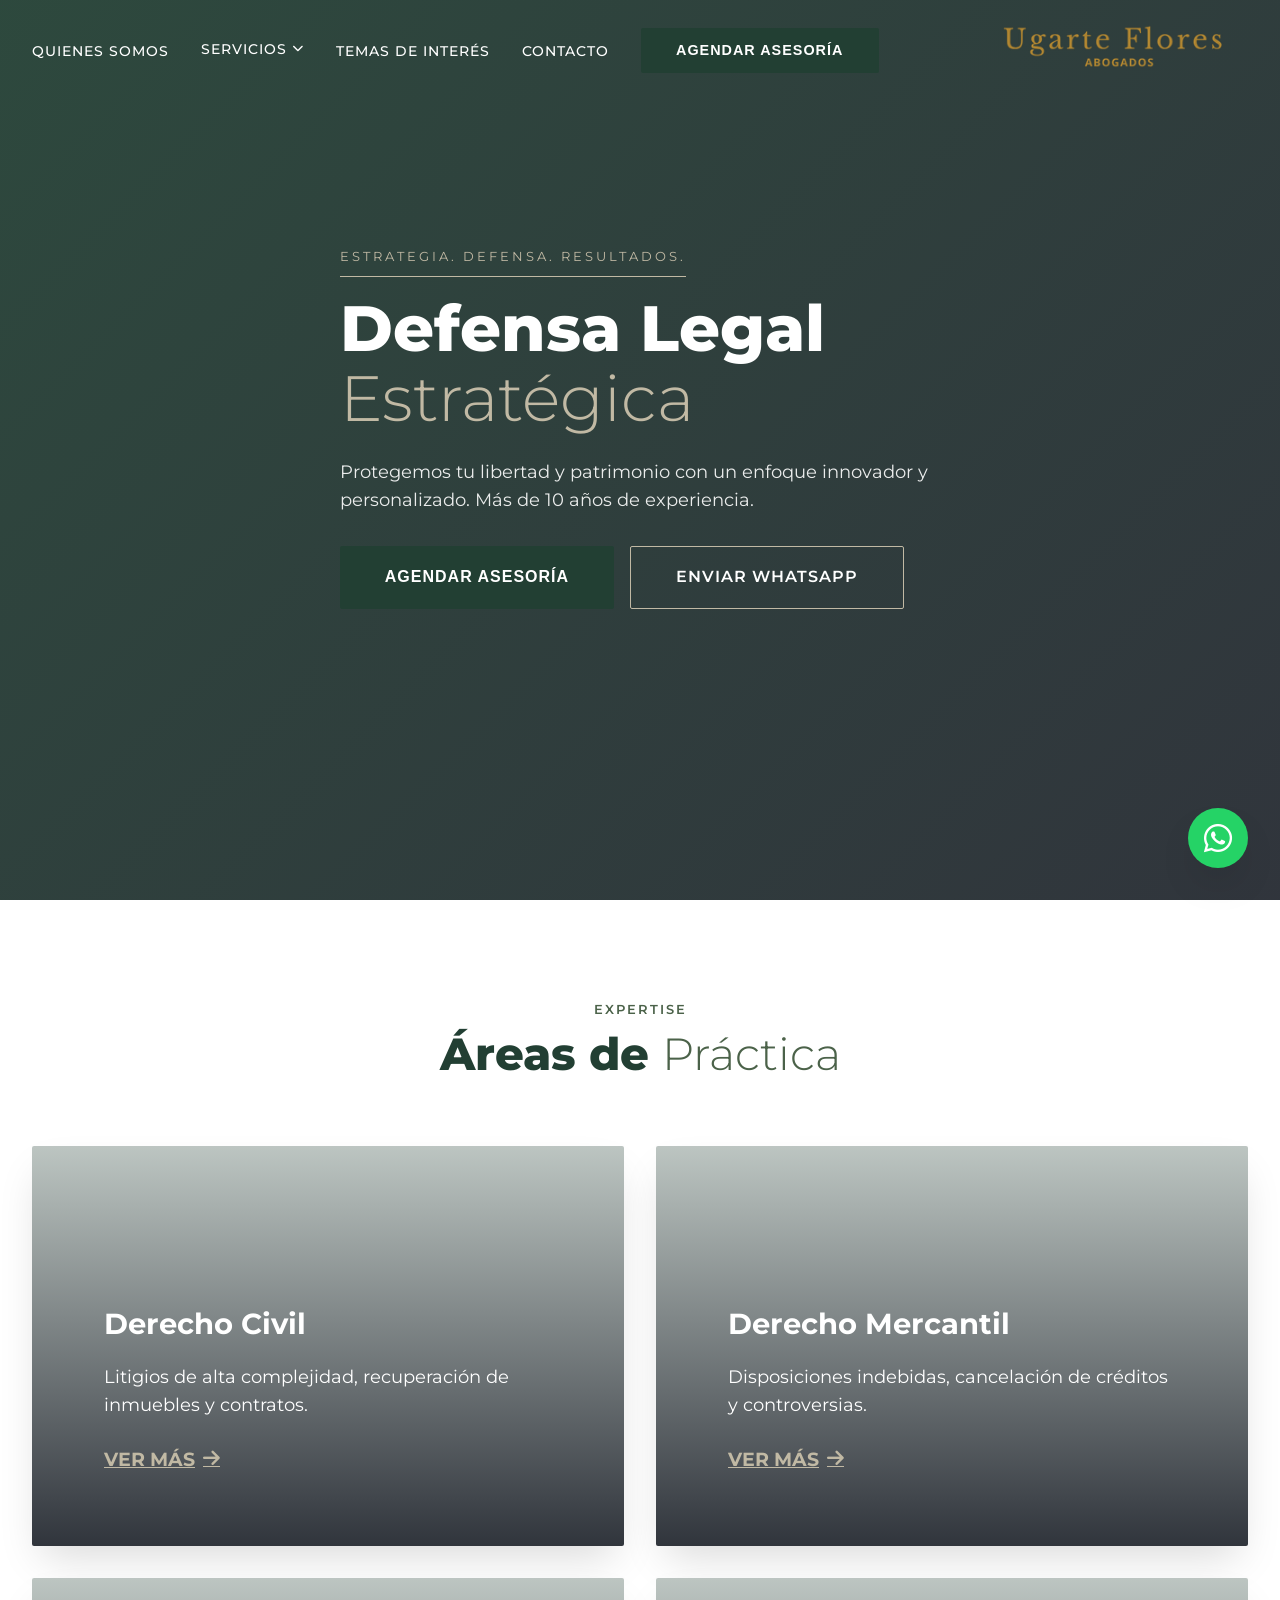
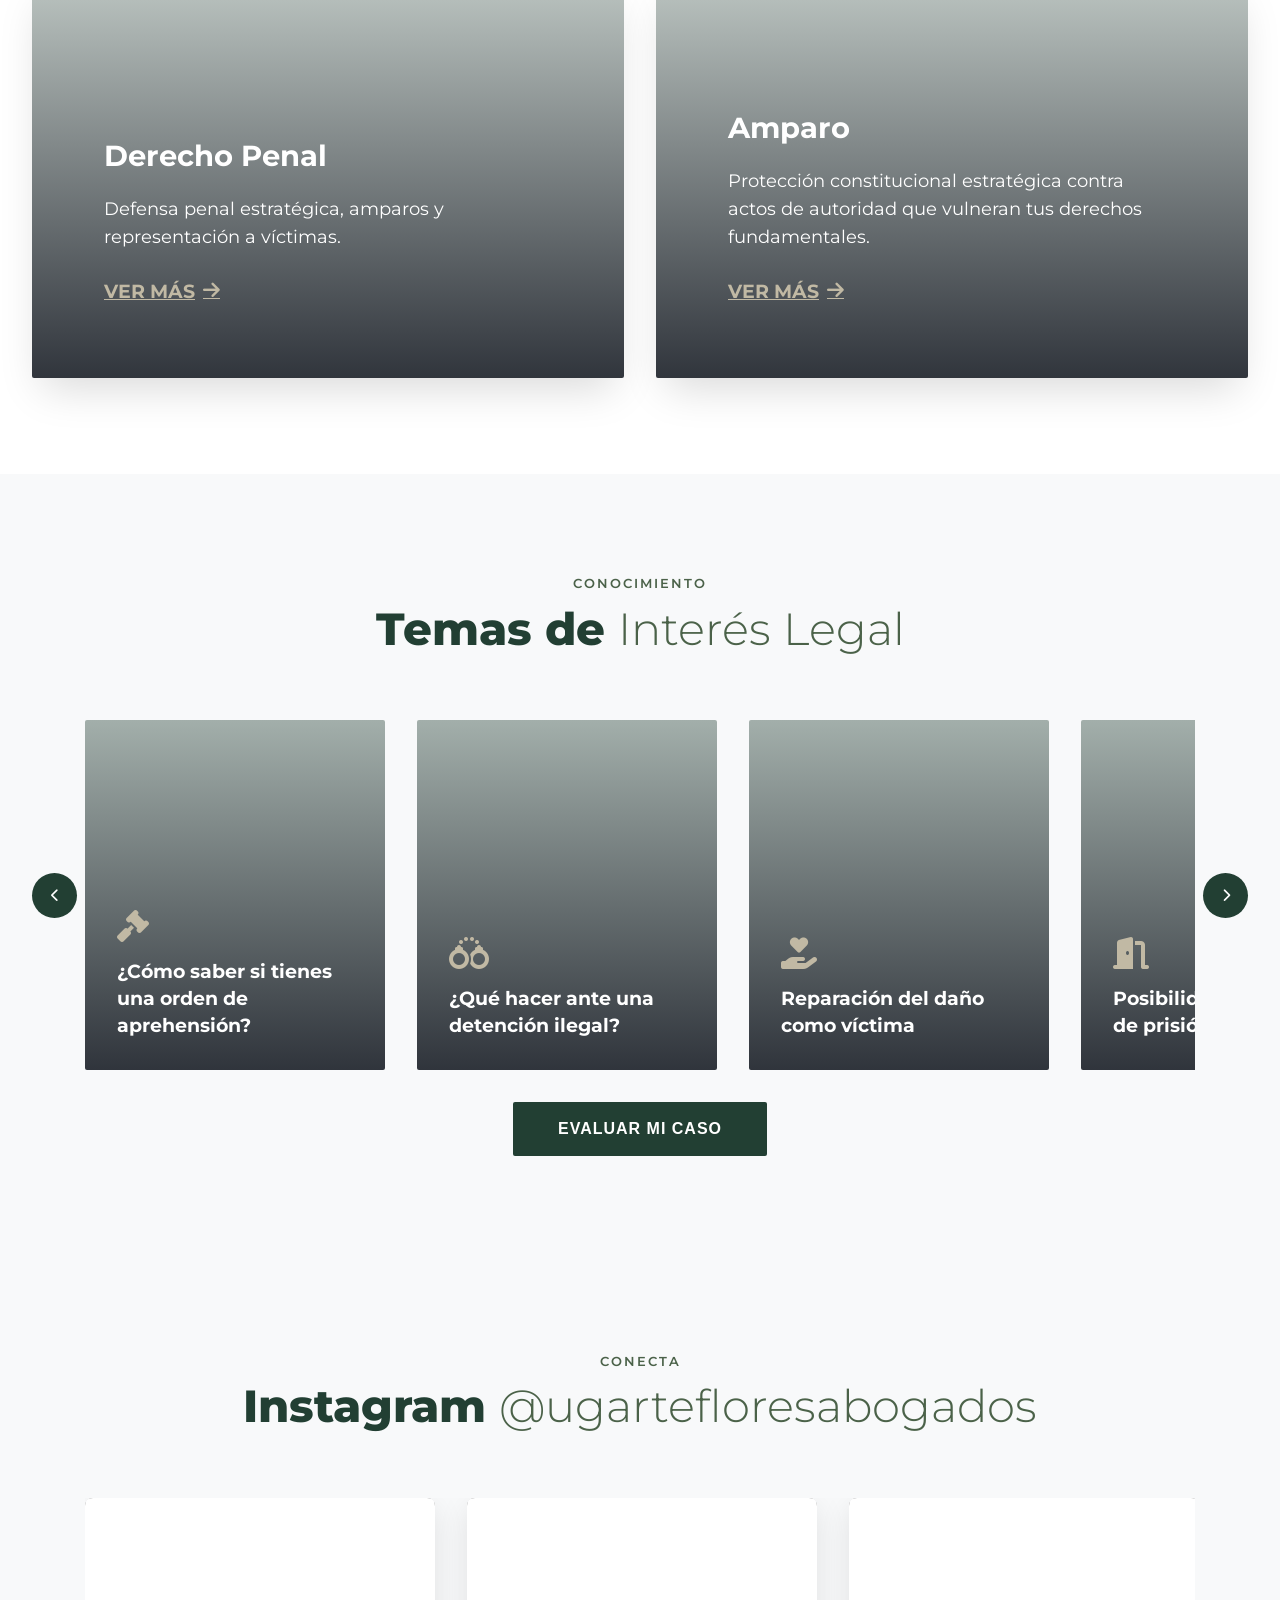
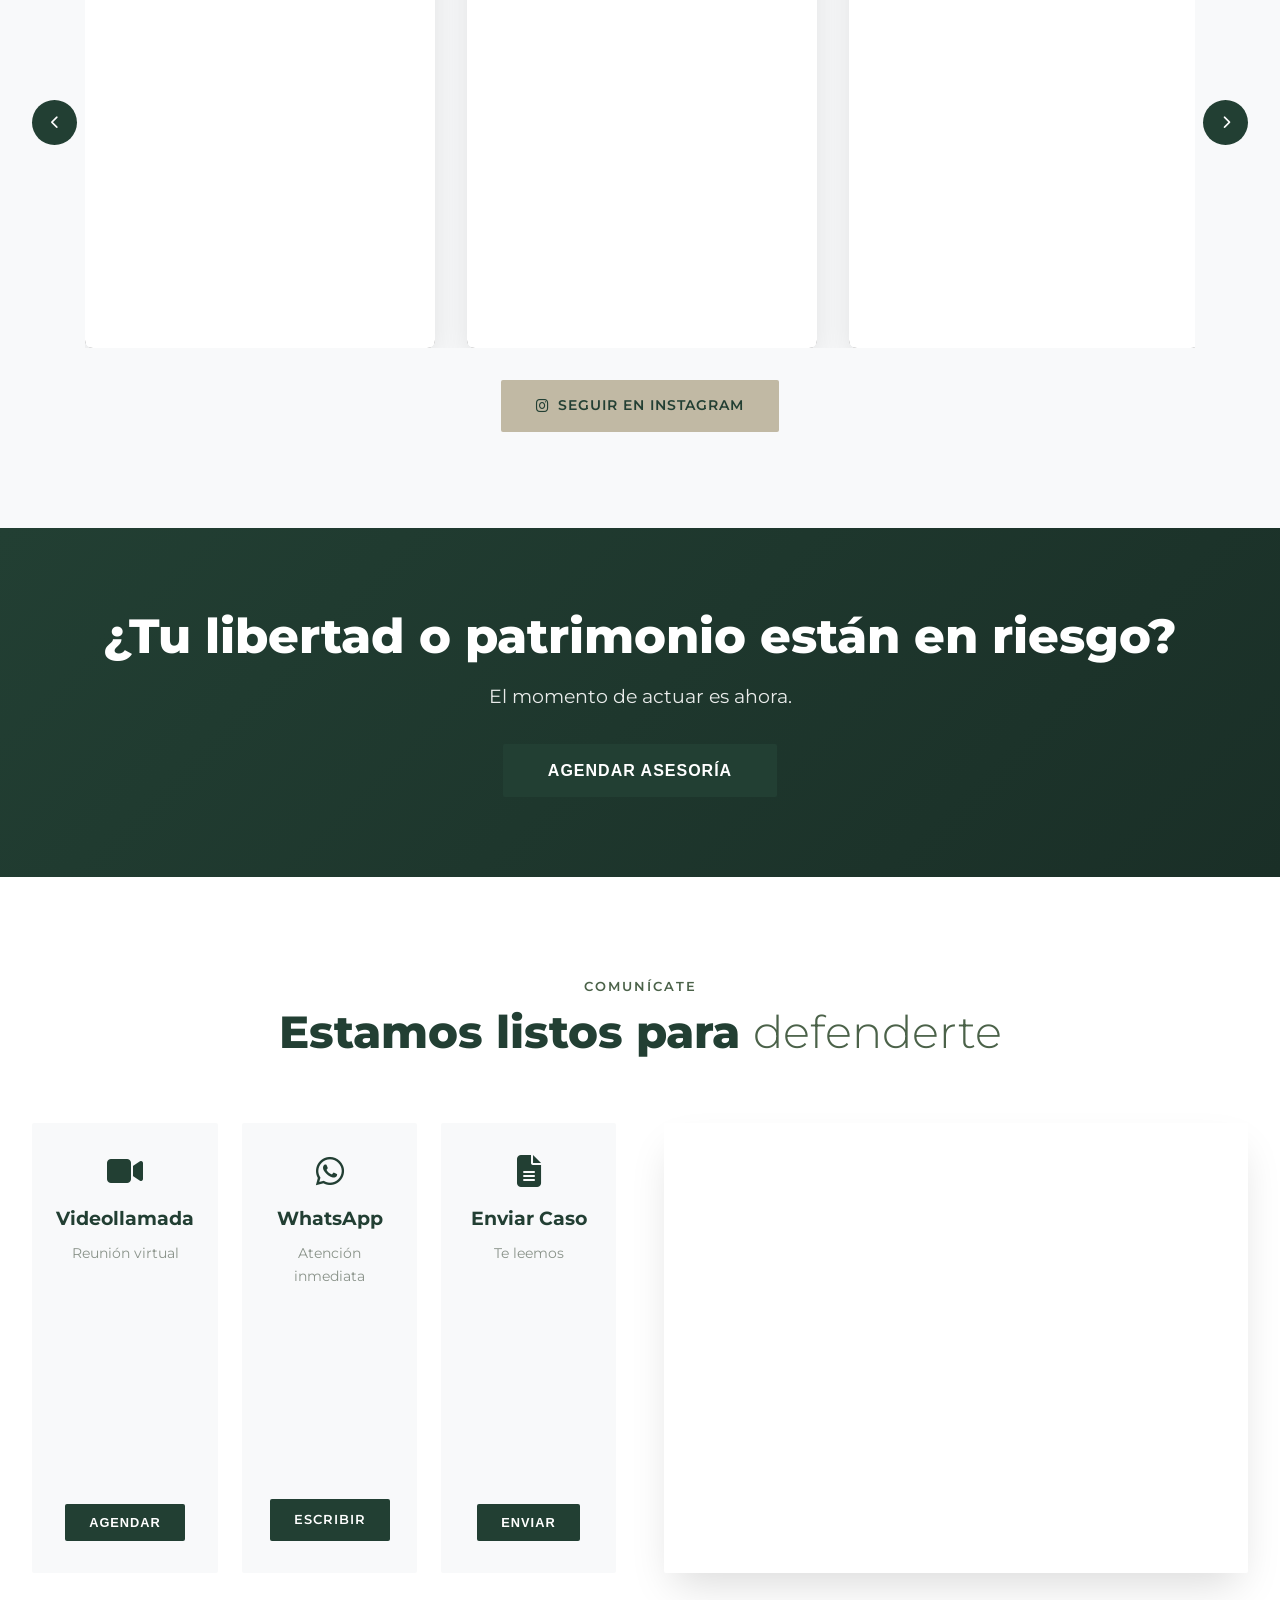
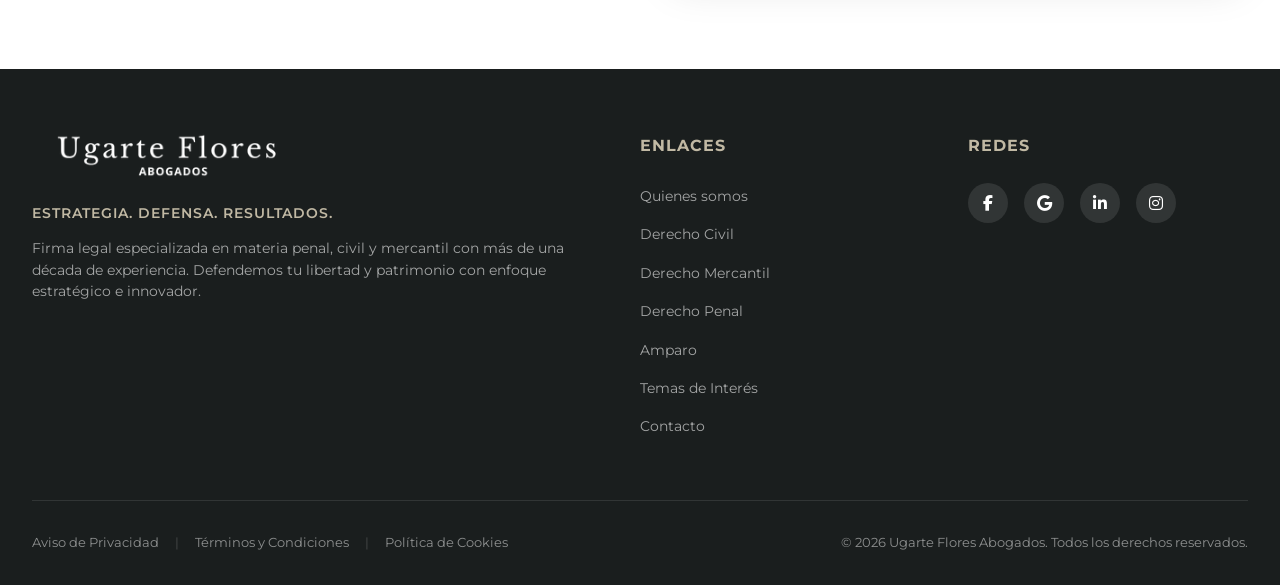
<file: index.html>
<!doctype html>
<html lang="es">
  <head>
    <meta charset="UTF-8" />
    <meta name="viewport" content="width=device-width, initial-scale=1.0" />
    <title>Ugarte Flores Abogados | Estrategia Legal de Alto Nivel</title>
    <meta
      name="description"
      content="Defensa penal estratégica, litigio civil y mercantil. Protegemos tu libertad y patrimonio."
    />

    <!-- Hojas de Estilo -->
    <link rel="stylesheet" href="css/styles.css" />

    <!-- Metadatos -->
    <meta
      property="og:title"
      content="Ugarte Flores Abogados - Protegemos tu libertad y patrimonio."
    />
    <meta
      property="og:description"
      content="Defensa penal estratégica, litigio civil y mercantil."
    />
    <meta
      property="og:image"
      content="https://ugartefloresabogados.vercel.app/img/favicon.png"
    />
    <meta property="og:image:type" content="image/jpeg" />
    <meta property="og:image:width" content="1200" />
    <meta property="og:image:height" content="630" />
    <meta property="og:url" content="https://ugartefloresabogados.vercel.app" />
    <meta property="og:type" content="website" />
    <meta property="og:locale" content="es_MX" />
    <meta property="og:site_name" content="Ugarte Flores Abogados" />
    <meta name="twitter:card" content="summary_large_image" />
    <meta
      name="twitter:title"
      content="Ugarte Flores Abogados - Protegemos tu libertad y patrimonio."
    />
    <meta
      name="twitter:description"
      content="Defensa penal estratégica, litigio civil y mercantil."
    />
    <meta
      name="twitter:image"
      content="https://ugartefloresabogados.vercel.app/img/favicon.png"
    />

    <!-- Favicon -->
    <link rel="icon" type="image/png" sizes="32x32" href="img/favicon.png" />
    <link rel="icon" type="image/png" sizes="16x16" href="img/favicon.png" />
    <link rel="apple-touch-icon" sizes="180x180" href="img/favicon.png" />

    <!-- Font Awesome -->
    <link
      rel="stylesheet"
      href="https://cdnjs.cloudflare.com/ajax/libs/font-awesome/6.4.0/css/all.min.css"
    />

    <!-- Google Fonts -->
    <link
      href="https://fonts.googleapis.com/css2?family=Montserrat:wght@300;400;500;600;700;800&display=swap"
      rel="stylesheet"
    />

    <!-- AOS CSS -->
    <link href="https://unpkg.com/aos@2.3.1/dist/aos.css" rel="stylesheet" />

    <!-- Calendly -->
    <link
      href="https://assets.calendly.com/assets/external/widget.css"
      rel="stylesheet"
    />
  </head>
  <body>
    <!-- Loader -->
    <div id="loader" class="loader">
      <div class="loader-spinner"></div>
    </div>

    <!-- WhatsApp Floating Button con opciones -->
    <div class="whatsapp-float" id="whatsappFloatBtn">
      <i class="fab fa-whatsapp"></i>
      <span>Contacto Inmediato</span>
    </div>

    <!-- Modal de opciones de WhatsApp -->
    <div id="whatsappModal" class="modal whatsapp-options-modal">
      <div class="modal-content whatsapp-modal-content">
        <span class="close-modal close-whatsapp-modal">&times;</span>
        <h3>¿Cómo prefieres contactarnos?</h3>
        <div class="whatsapp-options">
          <a href="#" class="whatsapp-option" id="whatsappProfessional">
            <i class="fab fa-whatsapp"></i>
            <div class="option-text">
              <strong>Contactar a un profesional</strong>
              <span>Habla directamente con un abogado especializado</span>
            </div>
            <i class="fas fa-chevron-right"></i>
          </a>
          <a href="#" class="whatsapp-option" id="whatsappSchedule">
            <i class="fab fa-whatsapp"></i>
            <div class="option-text">
              <strong>Agendar una asesoría</strong>
              <span>Programa una cita con nuestro equipo legal</span>
            </div>
            <i class="fas fa-chevron-right"></i>
          </a>
        </div>
      </div>
    </div>

    <!-- Header -->
    <header class="header" id="header">
      <div class="container header-container">
        <!-- Botón hamburguesa (ahora a la izquierda) -->
        <button class="menu-toggle" id="menuToggle" aria-label="Menú">
          <i class="fas fa-bars"></i>
        </button>

        <!-- Menú de navegación -->
        <nav class="nav-menu" id="navMenu">
          <ul class="nav-list">
            <li>
              <a href="/quienes-somos.html" class="nav-link">Quienes somos</a>
            </li>
            <li class="dropdown">
              <a href="/#servicios" class="nav-link dropdown-toggle">
                Servicios <i class="fas fa-chevron-down dropdown-arrow"></i>
              </a>
              <ul class="dropdown-menu">
                <li>
                  <a href="/derecho-civil.html" class="dropdown-item"
                    >Derecho Civil</a
                  >
                </li>
                <li>
                  <a href="/derecho-mercantil.html" class="dropdown-item"
                    >Derecho Mercantil</a
                  >
                </li>
                <li>
                  <a href="/derecho-penal.html" class="dropdown-item"
                    >Derecho Penal</a
                  >
                </li>
                <li>
                  <a href="/derecho-amparo.html" class="dropdown-item"
                    >Amparo</a
                  >
                </li>
              </ul>
            </li>
            <li>
              <a href="/#temas-legales" class="nav-link">Temas de Interés</a>
            </li>
            <li><a href="/contacto.html" class="nav-link">Contacto</a></li>
          </ul>
          <div class="nav-actions">
            <button class="btn btn-primary" id="btnAgendarHeader">
              Agendar Asesoría
            </button>
          </div>
        </nav>

        <!-- Logo (ahora a la derecha) -->
        <div class="logo">
          <a href="/">
            <img
              src="img/logo.png"
              alt="Ugarte Flores Abogados"
              class="logo-img"
              id="logoImg"
            />
          </a>
        </div>
      </div>
    </header>

    <main>
      <!-- HERO SECTION -->
      <section id="inicio" class="hero">
        <div class="hero-overlay"></div>
        <div class="container hero-content">
          <span class="hero-badge">Estrategia. Defensa. Resultados.</span>
          <h1 class="hero-title">Defensa Legal <span>Estratégica</span></h1>
          <p class="hero-subtitle">
            Protegemos tu libertad y patrimonio con un enfoque innovador y
            personalizado. Más de 10 años de experiencia.
          </p>
          <div class="hero-buttons">
            <button class="btn btn-primary btn-large" id="btnAgendarHero">
              Agendar Asesoría
            </button>
            <a href="#" class="btn btn-outline btn-large" id="whatsappHeroBtn"
              >Enviar WhatsApp</a
            >
          </div>
        </div>
      </section>

      <!-- SERVICIOS -->
      <section id="servicios" class="services">
        <div class="container">
          <div class="section-header">
            <span class="section-eyebrow">Expertise</span>
            <h2 class="section-title">Áreas de <span>Práctica</span></h2>
          </div>
          <div class="services-grid">
            <div
              class="service-card"
              style="
                background-image: url(https://images.pexels.com/photos/207662/pexels-photo-207662.jpeg?_gl=1*1i3xq0q*_ga*MTcxMDY0Mjc5Ny4xNzc0Mzg2Njcy*_ga_8JE65Q40S6*czE3NzU1MTk3NzAkbzQkZzEkdDE3NzU1MjAwMjUkajQ2JGwwJGgw);
              "
            >
              <div class="service-card-overlay"></div>
              <div class="service-card-content">
                <h3>Derecho Civil</h3>
                <p>
                  Litigios de alta complejidad, recuperación de inmuebles y
                  contratos.
                </p>
                <a href="derecho-civil.html" class="service-link">
                  Ver más <i class="fas fa-arrow-right"></i>
                </a>
              </div>
            </div>
            <div
              class="service-card"
              style="
                background-image: url(https://images.pexels.com/photos/28280851/pexels-photo-28280851.jpeg?_gl=1*1ltgp1u*_ga*MTcxMDY0Mjc5Ny4xNzc0Mzg2Njcy*_ga_8JE65Q40S6*czE3NzU1MTk3NzAkbzQkZzEkdDE3NzU1MjAzMjgkajQxJGwwJGgw);
              "
            >
              <div class="service-card-overlay"></div>
              <div class="service-card-content">
                <h3>Derecho Mercantil</h3>
                <p>
                  Disposiciones indebidas, cancelación de créditos y
                  controversias.
                </p>
                <a href="derecho-mercantil.html" class="service-link">
                  Ver más <i class="fas fa-arrow-right"></i>
                </a>
              </div>
            </div>
            <div
              class="service-card"
              style="
                background-image: url(https://images.pexels.com/photos/16293861/pexels-photo-16293861.jpeg?_gl=1*18dn9be*_ga*MTcxMDY0Mjc5Ny4xNzc0Mzg2Njcy*_ga_8JE65Q40S6*czE3NzU1MTk3NzAkbzQkZzEkdDE3NzU1MjA1MDQkajU5JGwwJGgw);
              "
            >
              <div class="service-card-overlay"></div>
              <div class="service-card-content">
                <h3>Derecho Penal</h3>
                <p>
                  Defensa penal estratégica, amparos y representación a
                  víctimas.
                </p>
                <a href="derecho-penal.html" class="service-link">
                  Ver más <i class="fas fa-arrow-right"></i>
                </a>
              </div>
            </div>
            <!-- Nueva card del servicio Amparo -->
            <div
              class="service-card"
              style="
                background-image: url(https://images.pexels.com/photos/6077497/pexels-photo-6077497.jpeg?_gl=1*fpiw8q*_ga*MTcxMDY0Mjc5Ny4xNzc0Mzg2Njcy*_ga_8JE65Q40S6*czE3NzU1MTk3NzAkbzQkZzEkdDE3NzU1MjIyNjUkajMkbDAkaDA.);
              "
            >
              <div class="service-card-overlay"></div>
              <div class="service-card-content">
                <h3>Amparo</h3>
                <p>
                  Protección constitucional estratégica contra actos de
                  autoridad que vulneran tus derechos fundamentales.
                </p>
                <a href="derecho-amparo.html" class="service-link">
                  Ver más <i class="fas fa-arrow-right"></i>
                </a>
              </div>
            </div>
          </div>
        </div>
      </section>

      <!-- TEMAS LEGALES - CARRUSEL -->
      <section id="temas-legales" class="legal-topics">
        <div class="container">
          <div class="section-header">
            <span class="section-eyebrow">Conocimiento</span>
            <h2 class="section-title">Temas de <span>Interés Legal</span></h2>
          </div>

          <div class="carousel-container">
            <button
              class="carousel-arrow carousel-arrow-left"
              id="legalPrevBtn"
            >
              <i class="fas fa-chevron-left"></i>
            </button>
            <div class="carousel-viewport">
              <div class="carousel-track" id="legalTrack"></div>
            </div>
            <button
              class="carousel-arrow carousel-arrow-right"
              id="legalNextBtn"
            >
              <i class="fas fa-chevron-right"></i>
            </button>
          </div>

          <div class="text-center mt-4">
            <button class="btn btn-primary btn-large" id="btnEvaluarCaso">
              Evaluar mi caso
            </button>
          </div>
        </div>
      </section>

      <!-- TESTIMONIOS - CARRUSEL -->
      <!-- <section id="testimonios" class="testimonials">
        <div class="container">
          <div class="section-header">
            <span class="section-eyebrow">Experiencias</span>
            <h2 class="section-title">
              Lo que dicen <span>nuestros clientes</span>
            </h2>
          </div>

          <div class="carousel-container">
            <button
              class="carousel-arrow carousel-arrow-left"
              id="testimonialsPrevBtn"
            >
              <i class="fas fa-chevron-left"></i>
            </button>
            <div class="carousel-viewport">
              <div class="carousel-track" id="testimonialsTrack"></div>
            </div>
            <button
              class="carousel-arrow carousel-arrow-right"
              id="testimonialsNextBtn"
            >
              <i class="fas fa-chevron-right"></i>
            </button>
          </div>
        </div>
      </section> -->

      <!-- INSTAGRAM - CARRUSEL -->
      <section id="instagram" class="instagram-section">
        <div class="container">
          <div class="section-header">
            <span class="section-eyebrow">Conecta</span>
            <h2 class="section-title">
              Instagram <span>@ugartefloresabogados</span>
            </h2>
          </div>

          <div class="carousel-container">
            <button
              class="carousel-arrow carousel-arrow-left"
              id="instagramPrevBtn"
            >
              <i class="fas fa-chevron-left"></i>
            </button>
            <div class="carousel-viewport">
              <div class="carousel-track" id="instagramTrack"></div>
            </div>
            <button
              class="carousel-arrow carousel-arrow-right"
              id="instagramNextBtn"
            >
              <i class="fas fa-chevron-right"></i>
            </button>
          </div>

          <div class="text-center mt-4">
            <a
              href="https://www.instagram.com/ugartefloresabogados/"
              class="btn btn-secondary"
              target="_blank"
            >
              <i class="fab fa-instagram"></i> Seguir en Instagram
            </a>
          </div>
        </div>
      </section>

      <!-- CTA FINAL -->
      <section class="final-cta">
        <div class="container">
          <div class="cta-card">
            <h2 class="cta-title">
              ¿Tu libertad o patrimonio están en riesgo?
            </h2>
            <p class="cta-subtitle">El momento de actuar es ahora.</p>
            <button class="btn btn-primary btn-large" id="btnAgendarCta">
              Agendar Asesoría
            </button>
          </div>
        </div>
      </section>

      <!-- CONTACTO -->
      <section id="contacto" class="contact">
        <div class="container">
          <div class="section-header">
            <span class="section-eyebrow">Comunícate</span>
            <h2 class="section-title">
              Estamos listos para <span>defenderte</span>
            </h2>
          </div>

          <div class="contact-grid">
            <div class="contact-info">
              <div class="contact-card">
                <i class="fas fa-video contact-icon"></i>
                <h3>Videollamada</h3>
                <p>Reunión virtual</p>
                <button
                  class="btn btn-primary btn-small"
                  id="btnAgendarContacto"
                >
                  Agendar
                </button>
              </div>
              <div class="contact-card">
                <i class="fab fa-whatsapp contact-icon"></i>
                <h3>WhatsApp</h3>
                <p>Atención inmediata</p>
                <a
                  href="#"
                  class="btn btn-primary btn-small"
                  id="whatsappContactBtn"
                  >Escribir</a
                >
              </div>
              <div class="contact-card">
                <i class="fas fa-file-alt contact-icon"></i>
                <h3>Enviar Caso</h3>
                <p>Te leemos</p>
                <button class="btn btn-primary btn-small" id="btnEnviarCaso">
                  Enviar
                </button>
              </div>
            </div>

            <div class="contact-map">
              <iframe
                src="https://www.google.com/maps/embed?pb=!1m18!1m12!1m3!1d7644.9643203644655!2d-99.17938600784139!3d19.38323132754239!2m3!1f0!2f0!3f0!3m2!1i1024!2i768!4f13.1!3m3!1m2!1s0x85d1ff9dee85774d%3A0x80a0f69371b471c2!2sInsurgentes%20San%20Borja%2C%2003100%20Ciudad%20de%20M%C3%A9xico%2C%20CDMX!5e1!3m2!1ses!2smx!4v1775526627398!5m2!1ses!2smx"
                width="100%"
                height="100%"
                style="border: 0"
                allowfullscreen=""
                loading="lazy"
              ></iframe>
            </div>
          </div>
        </div>
      </section>
    </main>

    <!-- FOOTER -->
    <footer class="footer">
      <div class="container">
        <div class="footer-content">
          <div class="footer-logo">
            <a href="/">
              <img src="img/logo.png" alt="Ugarte Flores Abogados" />
            </a>
            <p class="footer-slogan">Estrategia. Defensa. Resultados.</p>
            <p class="footer-description">
              Firma legal especializada en materia penal, civil y mercantil con
              más de una década de experiencia. Defendemos tu libertad y
              patrimonio con enfoque estratégico e innovador.
            </p>
          </div>

          <div class="footer-links">
            <h4>Enlaces</h4>
            <ul>
              <li><a href="quienes-somos.html">Quienes somos</a></li>
              <li><a href="derecho-civil.html">Derecho Civil</a></li>
              <li><a href="derecho-mercantil.html">Derecho Mercantil</a></li>
              <li><a href="derecho-penal.html">Derecho Penal</a></li>
              <li><a href="derecho-amparo.html">Amparo</a></li>
              <li><a href="/#temas-legales">Temas de Interés</a></li>
              <li><a href="contacto.html">Contacto</a></li>
            </ul>
          </div>

          <div class="footer-social">
            <h4>Redes</h4>
            <div class="social-icons">
              <a
                href="https://www.facebook.com/ugartefloresabogados"
                class="social-icon"
                target="_blank"
                rel="noopener noreferrer"
              >
                <i class="fab fa-facebook-f"></i>
              </a>
              <a
                href="mailto:contacto@ugartefloresabogados.com"
                class="social-icon"
                target="_blank"
                rel="noopener noreferrer"
              >
                <i class="fab fa-google"></i>
              </a>
              <a
                href="#"
                class="social-icon"
                target="_blank"
                rel="noopener noreferrer"
              >
                <i class="fab fa-linkedin-in"></i>
              </a>
              <a
                href="https://www.instagram.com/ugartefloresabogados/"
                class="social-icon"
                target="_blank"
                rel="noopener noreferrer"
              >
                <i class="fab fa-instagram"></i>
              </a>
            </div>
          </div>
        </div>

        <!-- Línea legal -->
        <div class="footer-legal">
          <div class="legal-links">
            <a href="aviso-privacidad.html">Aviso de Privacidad</a>
            <span class="separator">|</span>
            <a href="terminos-condiciones.html">Términos y Condiciones</a>
            <span class="separator">|</span>
            <a href="politica-cookies.html">Política de Cookies</a>
          </div>
          <div class="copyright">
            <p>
              &copy; <span id="currentYear"></span> Ugarte Flores Abogados.
              Todos los derechos reservados.
            </p>
          </div>
        </div>
      </div>
    </footer>

    <!-- MODALES -->
    <div id="topicModal" class="modal">
      <div class="modal-content">
        <span class="close-modal">&times;</span>
        <div id="modalContent"></div>
      </div>
    </div>

    <div id="contactModal" class="modal">
      <div class="modal-content">
        <span class="close-modal">&times;</span>
        <h2>Evaluación de Caso</h2>
        <form id="contactForm">
          <div class="form-group">
            <input type="text" placeholder="Nombre completo" required />
          </div>
          <div class="form-group">
            <input type="email" placeholder="Email" required />
          </div>
          <div class="form-group">
            <input type="tel" placeholder="Teléfono" required />
          </div>
          <div class="form-group">
            <textarea
              placeholder="Describe tu caso"
              rows="4"
              required
            ></textarea>
          </div>
          <button type="submit" class="btn btn-primary btn-large">
            Enviar
          </button>
        </form>
      </div>
    </div>

    <!-- Scripts -->
    <script
      src="https://assets.calendly.com/assets/external/widget.js"
      async
    ></script>
    <script src="https://unpkg.com/aos@2.3.1/dist/aos.js"></script>
    <script src="js/script.js"></script>
  </body>
</html>
</file>
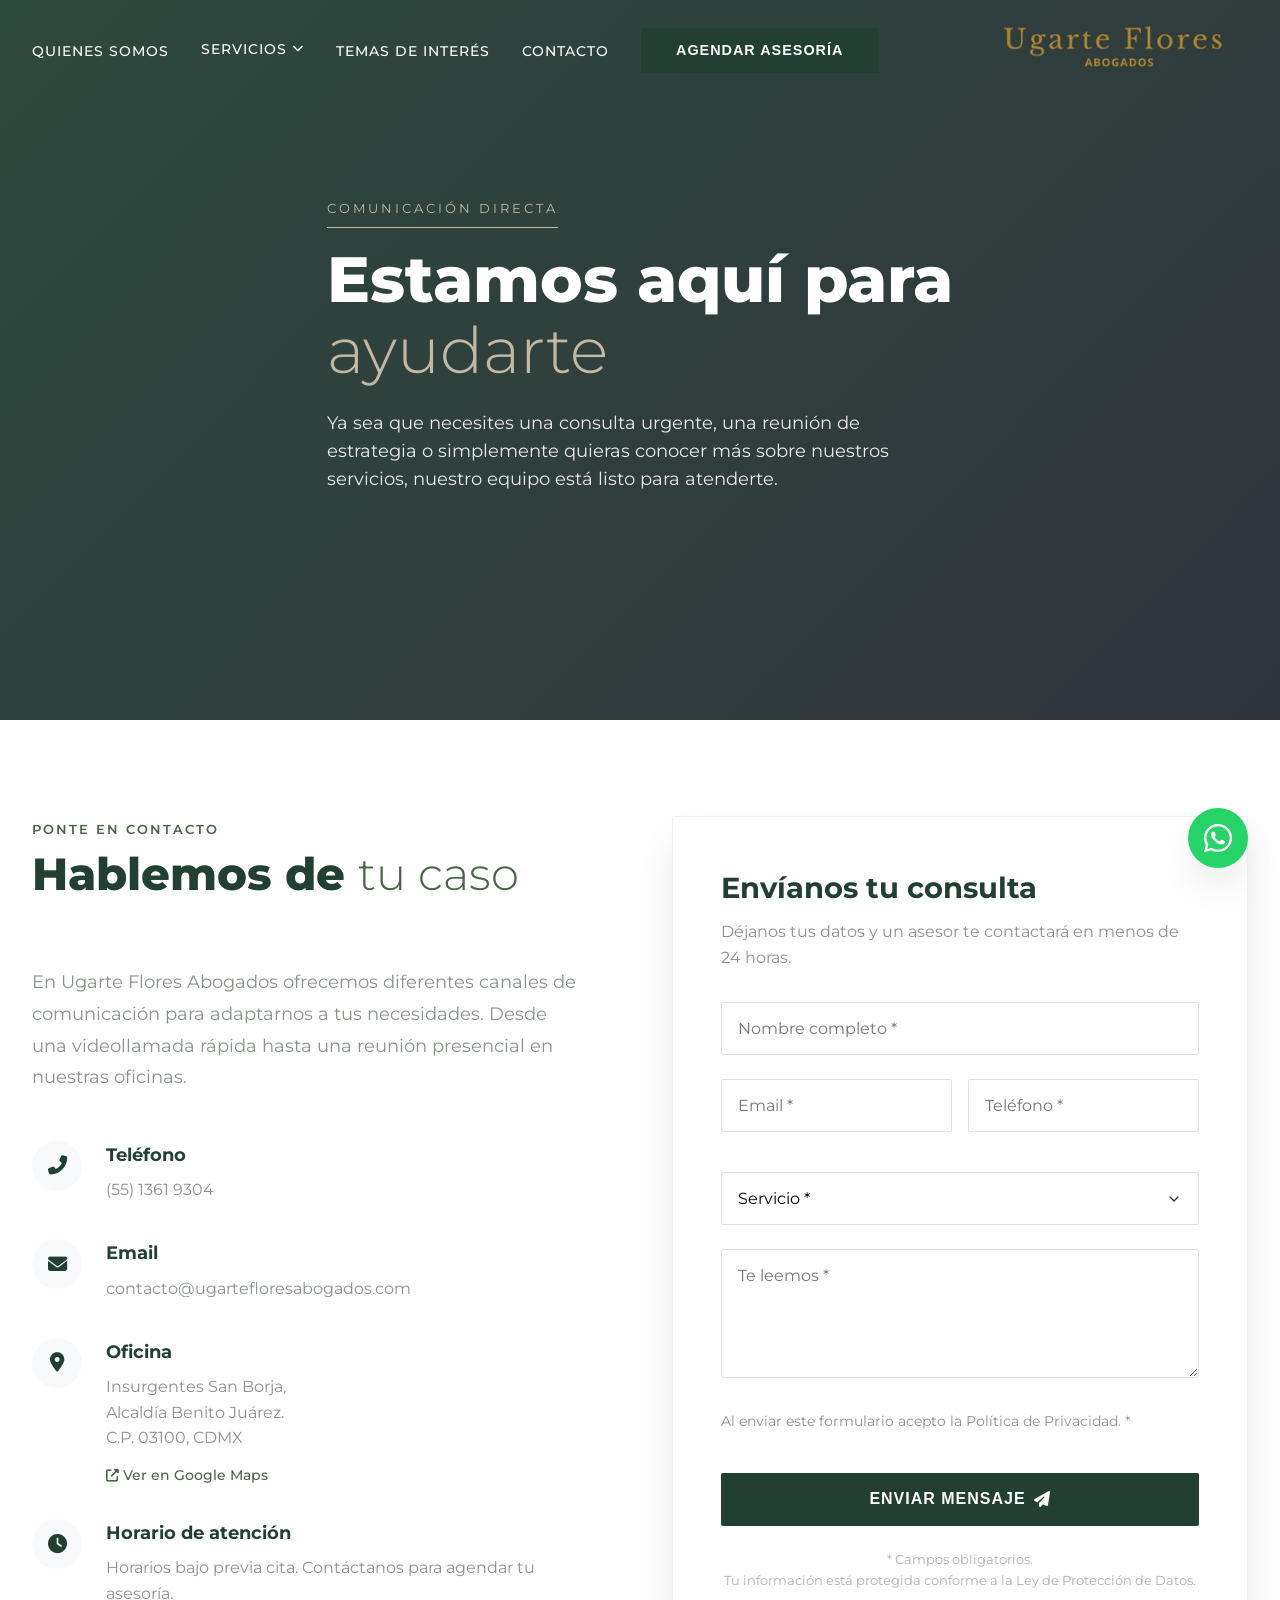
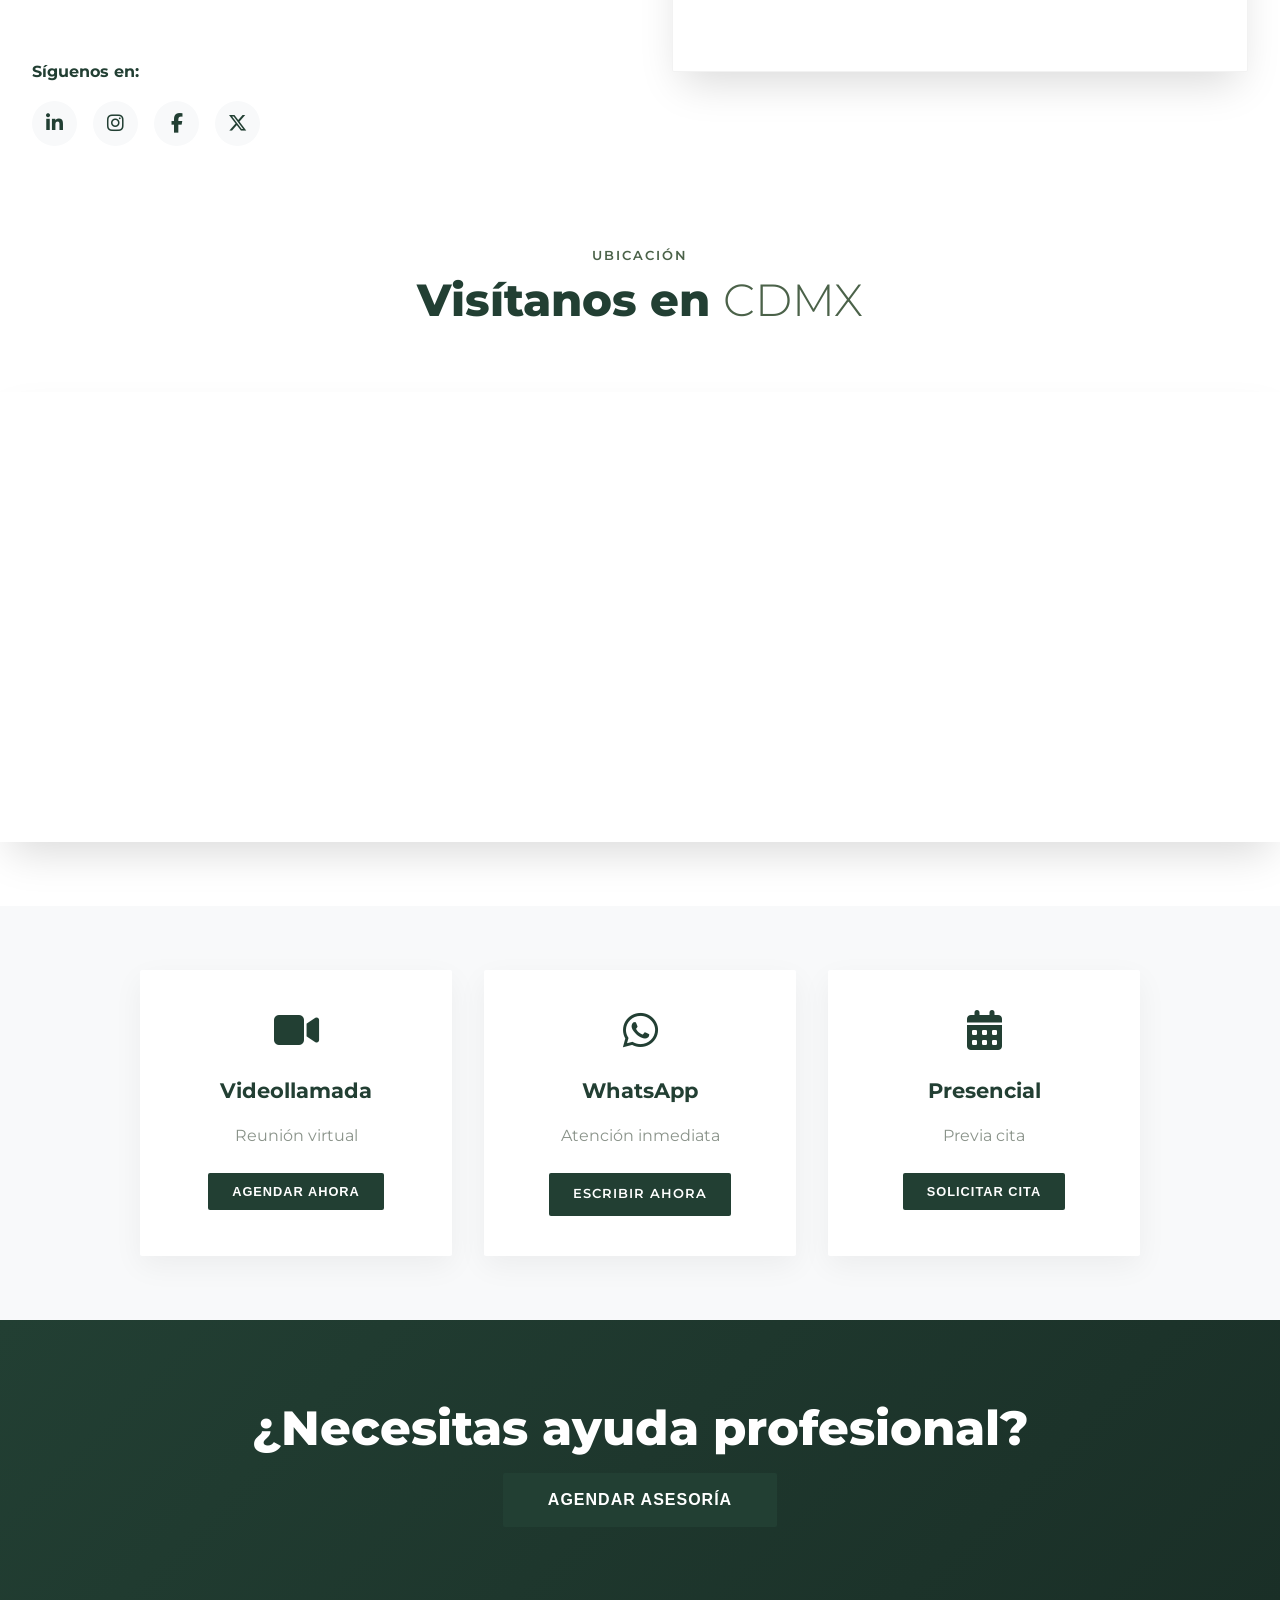
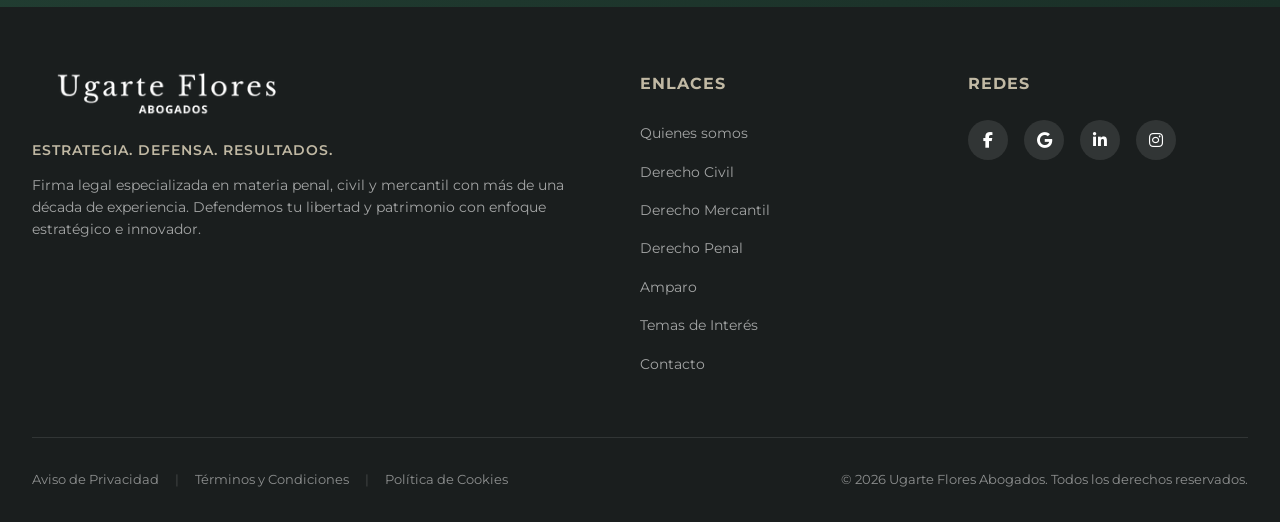
<file: contacto.html>
<!doctype html>
<html lang="es">
  <head>
    <meta charset="UTF-8" />
    <meta name="viewport" content="width=device-width, initial-scale=1.0" />
    <title>Contacto | Ugarte Flores Abogados</title>
    <meta
      name="description"
      content="Comunícate con nuestro equipo legal. Estamos en xxxxx, CDMX. Ofrecemos consultas presenciales y vía Zoom."
    />

    <!-- Hojas de Estilo -->
    <link rel="stylesheet" href="css/styles.css" />
    <link rel="stylesheet" href="css/contacto.css" />

    <!-- Metadatos -->
    <meta property="og:title" content="Contacto | Ugarte Flores Abogados" />
    <meta
      property="og:description"
      content="Comunícate con nuestro equipo legal. Estamos en xxxx, CDMX. Ofrecemos consultas presenciales y vía Zoom."
    />
    <meta
      property="og:image"
      content="https://ugartefloresabogados.vercel.app/img/favicon.png"
    />
    <meta property="og:image:type" content="image/jpeg" />
    <meta property="og:image:width" content="1200" />
    <meta property="og:image:height" content="630" />
    <meta
      property="og:url"
      content="https://ugartefloresabogados.vercel.app/contacto"
    />
    <meta property="og:type" content="website" />
    <meta property="og:locale" content="es_MX" />
    <meta property="og:site_name" content="Ugarte Flores Abogados" />
    <meta name="twitter:card" content="summary_large_image" />
    <meta name="twitter:title" content="Contacto | Ugarte Flores Abogados" />
    <meta
      name="twitter:description"
      content="Comunícate con nuestro equipo legal. Estamos en xxxxx, CDMX. Ofrecemos consultas presenciales y videollamada."
    />
    <meta
      name="twitter:image"
      content="https://ugartefloresabogados.vercel.app/img/favicon.png"
    />

    <!-- FAVICON -->
    <link rel="icon" type="image/png" sizes="32x32" href="img/favicon.png" />
    <link rel="icon" type="image/png" sizes="16x16" href="img/favicon.png" />
    <link rel="apple-touch-icon" sizes="180x180" href="img/favicon.png" />

    <!-- Font Awesome -->
    <link
      rel="stylesheet"
      href="https://cdnjs.cloudflare.com/ajax/libs/font-awesome/6.4.0/css/all.min.css"
    />

    <!-- Google Fonts -->
    <link
      href="https://fonts.googleapis.com/css2?family=Montserrat:wght@300;400;500;600;700;800&display=swap"
      rel="stylesheet"
    />

    <!-- AOS CSS -->
    <link href="https://unpkg.com/aos@2.3.1/dist/aos.css" rel="stylesheet" />

    <!-- Calendly -->
    <link
      href="https://assets.calendly.com/assets/external/widget.css"
      rel="stylesheet"
    />
  </head>
  <body>
    <!-- Loader -->
    <div id="loader" class="loader">
      <div class="loader-spinner"></div>
    </div>

    <!-- WhatsApp Floating Button -->
    <a
      href="https://wa.me/525513619304?text=Hola%2C%20necesito%20comunicarme%20con%20el%20equipo%20legal."
      class="whatsapp-float"
      target="_blank"
    >
      <i class="fab fa-whatsapp"></i>
      <span>Contacto Inmediato</span>
    </a>

    <!-- Header -->
    <header class="header" id="header">
      <div class="container header-container">
        <!-- Botón hamburguesa (ahora a la izquierda) -->
        <button class="menu-toggle" id="menuToggle" aria-label="Menú">
          <i class="fas fa-bars"></i>
        </button>

        <!-- Menú de navegación -->
        <nav class="nav-menu" id="navMenu">
          <ul class="nav-list">
            <li>
              <a href="/quienes-somos.html" class="nav-link">Quienes somos</a>
            </li>
            <li class="dropdown">
              <a href="/#servicios" class="nav-link dropdown-toggle">
                Servicios <i class="fas fa-chevron-down dropdown-arrow"></i>
              </a>
              <ul class="dropdown-menu">
                <li>
                  <a href="/derecho-civil.html" class="dropdown-item"
                    >Derecho Civil</a
                  >
                </li>
                <li>
                  <a href="/derecho-mercantil.html" class="dropdown-item"
                    >Derecho Mercantil</a
                  >
                </li>
                <li>
                  <a href="/derecho-penal.html" class="dropdown-item"
                    >Derecho Penal</a
                  >
                </li>
                <li>
                  <a href="/derecho-amparo.html" class="dropdown-item"
                    >Amparo</a
                  >
                </li>
              </ul>
            </li>
            <li>
              <a href="/#temas-legales" class="nav-link">Temas de Interés</a>
            </li>
            <li><a href="/contacto.html" class="nav-link">Contacto</a></li>
          </ul>
          <div class="nav-actions">
            <button class="btn btn-primary" id="btnAgendarHeader">
              Agendar Asesoría
            </button>
          </div>
        </nav>

        <!-- Logo (ahora a la derecha) -->
        <div class="logo">
          <a href="/">
            <img
              src="img/logo.png"
              alt="Ugarte Flores Abogados"
              class="logo-img"
              id="logoImg"
            />
          </a>
        </div>
      </div>
    </header>

    <main>
      <!-- HERO -->
      <section class="hero hero--contact">
        <div class="hero-overlay"></div>
        <div class="container hero-content">
          <span class="hero-badge">Comunicación directa</span>
          <h1 class="hero-title">Estamos aquí para <span>ayudarte</span></h1>
          <p class="hero-subtitle">
            Ya sea que necesites una consulta urgente, una reunión de estrategia
            o simplemente quieras conocer más sobre nuestros servicios, nuestro
            equipo está listo para atenderte.
          </p>
        </div>
      </section>

      <!-- INFORMACIÓN DE CONTACTO Y FORMULARIO -->
      <section class="contact-main">
        <div class="container">
          <div class="contact-grid">
            <!-- Columna izquierda: Información -->
            <div class="contact-info-col" data-aos="fade-right">
              <div class="section-header" style="text-align: left">
                <span class="section-eyebrow">Ponte en contacto</span>
                <h2 class="section-title" style="text-align: left">
                  Hablemos de <span>tu caso</span>
                </h2>
              </div>

              <p class="contact-description">
                En Ugarte Flores Abogados ofrecemos diferentes canales de
                comunicación para adaptarnos a tus necesidades. Desde una
                videollamada rápida hasta una reunión presencial en nuestras
                oficinas.
              </p>

              <div class="contact-details">
                <!-- Teléfono -->
                <div class="detail-item">
                  <div class="detail-icon">
                    <i class="fas fa-phone-alt"></i>
                  </div>
                  <div class="detail-content">
                    <h3>Teléfono</h3>
                    <p><a href="tel:5513619304">(55) 1361 9304</a></p>
                    <!-- <span class="detail-note">Lun-Vie 9:00 a 18:00</span> -->
                  </div>
                </div>

                <!-- Email -->
                <div class="detail-item">
                  <div class="detail-icon">
                    <i class="fas fa-envelope"></i>
                  </div>
                  <div class="detail-content">
                    <h3>Email</h3>
                    <p>
                      <a href="mailto:contacto@ugartefloresabogados.com"
                        >contacto@ugartefloresabogados.com</a
                      >
                    </p>
                    <!-- <span class="detail-note">Respuesta en 24h hábiles</span> -->
                  </div>
                </div>

                <!-- Dirección -->
                <div class="detail-item">
                  <div class="detail-icon">
                    <i class="fas fa-map-marker-alt"></i>
                  </div>
                  <div class="detail-content">
                    <h3>Oficina</h3>
                    <p>
                      Insurgentes San Borja,<br />
                      Alcaldía Benito Juárez.<br />
                      C.P. 03100, CDMX
                    </p>
                    <a
                      href="https://maps.app.goo.gl/tp92ZHN89VGbBkDT9"
                      target="_blank"
                      class="detail-link"
                    >
                      <i class="fas fa-external-link-alt"></i> Ver en Google
                      Maps
                    </a>
                  </div>
                </div>

                <!-- Horario -->
                <div class="detail-item">
                  <div class="detail-icon">
                    <i class="fas fa-clock"></i>
                  </div>
                  <div class="detail-content">
                    <h3>Horario de atención</h3>
                    <p>
                      Horarios bajo previa cita. Contáctanos para agendar tu
                      asesoría.
                    </p>
                  </div>
                </div>
              </div>

              <!-- Redes sociales -->
              <div class="contact-social">
                <h3>Síguenos en:</h3>
                <div class="social-links">
                  <a href="#" class="social-link" target="_blank"
                    ><i class="fab fa-linkedin-in"></i
                  ></a>
                  <a
                    href="https://www.instagram.com/ugartefloresabogados/"
                    class="social-link"
                    target="_blank"
                    ><i class="fab fa-instagram"></i
                  ></a>
                  <a href="#" class="social-link" target="_blank"
                    ><i class="fab fa-facebook-f"></i
                  ></a>
                  <a href="#" class="social-link" target="_blank"
                    ><i class="fab fa-x-twitter"></i
                  ></a>
                </div>
              </div>
            </div>

            <!-- Columna derecha: Formulario -->
            <div class="contact-form-col" data-aos="fade-left">
              <div class="form-card">
                <h3>Envíanos tu consulta</h3>
                <p>
                  Déjanos tus datos y un asesor te contactará en menos de 24
                  horas.
                </p>

                <form id="contactFormMain">
                  <div class="form-row">
                    <div class="form-group">
                      <input
                        type="text"
                        placeholder="Nombre completo *"
                        required
                      />
                    </div>
                  </div>

                  <div class="form-row dual">
                    <div class="form-group">
                      <input type="email" placeholder="Email *" required />
                    </div>
                    <div class="form-group">
                      <input type="tel" placeholder="Teléfono *" required />
                    </div>
                  </div>

                  <div class="form-row">
                    <div class="form-group">
                      <select required>
                        <option value="" disabled selected>Servicio *</option>
                        <option value="civil">Derecho Civil</option>
                        <option value="mercantil">Derecho Mercantil</option>
                        <option value="penal">Derecho Penal</option>
                        <option value="otro">Amparo</option>
                      </select>
                    </div>
                  </div>

                  <div class="form-row">
                    <div class="form-group">
                      <textarea
                        placeholder="Te leemos *"
                        rows="5"
                        requiredvisitanosvisítan
                      ></textarea>
                    </div>
                  </div>

                  <div class="form-row">
                    <div class="form-group checkbox">
                      <label>
                        <span
                          >Al enviar este formulario acepto la Política de
                          Privacidad. *</span
                        >
                      </label>
                    </div>
                  </div>

                  <button
                    type="submit"
                    class="btn btn-primary btn-large btn-block"
                  >
                    Enviar mensaje <i class="fas fa-paper-plane"></i>
                  </button>
                </form>

                <p class="form-note">
                  * Campos obligatorios. <br />
                  Tu información está protegida conforme a la Ley de Protección
                  de Datos.
                </p>
              </div>
            </div>
          </div>
        </div>
      </section>

      <!-- MAPA -->
      <section class="contact-map-section">
        <div class="container">
          <div class="section-header">
            <span class="section-eyebrow">Ubicación</span>
            <h2 class="section-title">Visítanos en <span>CDMX</span></h2>
          </div>
        </div>
        <div class="map-container" data-aos="zoom-in">
          <iframe
            src="https://www.google.com/maps/embed?pb=!1m18!1m12!1m3!1d3822.482160002988!2d-99.17910706909188!3d19.383231335178895!2m3!1f0!2f0!3f0!3m2!1i1024!2i768!4f13.1!3m3!1m2!1s0x85d1ff9dee85774d%3A0x80a0f69371b471c2!2sInsurgentes%20San%20Borja%2C%2003100%20Ciudad%20de%20M%C3%A9xico%2C%20CDMX!5e1!3m2!1ses!2smx!4v1775505134536!5m2!1ses!2smx"
            width="100%"
            height="450"
            style="border: 0"
            allowfullscreen=""
            loading="lazy"
            referrerpolicy="no-referrer-when-downgrade"
            title="Oficinas en CDMX"
          ></iframe>
        </div>
      </section>

      <!-- OPCIONES DE CONTACTO RÁPIDO -->
      <section class="quick-contact">
        <div class="container">
          <div class="quick-grid">
            <div class="quick-card" data-aos="flip-left">
              <i class="fas fa-video"></i>
              <h3>Videollamada</h3>
              <p>Reunión virtual</p>
              <button class="btn btn-primary btn-small" id="btnAgendarQuick">
                Agendar ahora
              </button>
            </div>

            <div class="quick-card" data-aos="flip-left" data-aos-delay="150">
              <i class="fab fa-whatsapp"></i>
              <h3>WhatsApp</h3>
              <p>Atención inmediata</p>
              <a
                href="https://wa.me/525513619304?text=Hola%2C%20necesito%20atenci%C3%B3n%20urgente."
                class="btn btn-primary btn-small"
                target="_blank"
              >
                Escribir ahora
              </a>
            </div>

            <div class="quick-card" data-aos="flip-left" data-aos-delay="300">
              <i class="fas fa-calendar-alt"></i>
              <h3>Presencial</h3>
              <p>Previa cita</p>
              <button
                class="btn btn-primary btn-small"
                id="btnAgendarPresencial"
              >
                Solicitar cita
              </button>
            </div>
          </div>
        </div>
      </section>

      <!-- CTA FINAL -->
      <section class="final-cta">
        <div class="container">
          <div class="cta-card">
            <h2 class="cta-title">¿Necesitas ayuda profesional?</h2>
            <!-- <p class="cta-subtitle">
              No esperes más, tu tranquilidad no tiene precio.
            </p> -->
            <button class="btn btn-primary btn-large" id="btnAgendarCta">
              Agendar Asesoría
            </button>
          </div>
        </div>
      </section>
    </main>

    <!-- FOOTER -->
    <footer class="footer">
      <div class="container">
        <div class="footer-content">
          <div class="footer-logo">
            <a href="/">
              <img src="img/logo.png" alt="Ugarte Flores Abogados" />
            </a>
            <p class="footer-slogan">Estrategia. Defensa. Resultados.</p>
            <p class="footer-description">
              Firma legal especializada en materia penal, civil y mercantil con
              más de una década de experiencia. Defendemos tu libertad y
              patrimonio con enfoque estratégico e innovador.
            </p>
          </div>

          <div class="footer-links">
            <h4>Enlaces</h4>
            <ul>
              <li><a href="quienes-somos.html">Quienes somos</a></li>
              <li><a href="derecho-civil.html">Derecho Civil</a></li>
              <li><a href="derecho-mercantil.html">Derecho Mercantil</a></li>
              <li><a href="derecho-penal.html">Derecho Penal</a></li>
              <li><a href="derecho-amparo.html">Amparo</a></li>
              <li><a href="/#temas-legales">Temas de Interés</a></li>
              <li><a href="contacto.html">Contacto</a></li>
            </ul>
          </div>

          <div class="footer-social">
            <h4>Redes</h4>
            <div class="social-icons">
              <a
                href="https://www.facebook.com/ugartefloresabogados"
                class="social-icon"
                target="_blank"
                rel="noopener noreferrer"
              >
                <i class="fab fa-facebook-f"></i>
              </a>
              <a
                href="mailto:contacto@ugartefloresabogados.com"
                class="social-icon"
                target="_blank"
                rel="noopener noreferrer"
              >
                <i class="fab fa-google"></i>
              </a>
              <a
                href="#"
                class="social-icon"
                target="_blank"
                rel="noopener noreferrer"
              >
                <i class="fab fa-linkedin-in"></i>
              </a>
              <a
                href="https://www.instagram.com/ugartefloresabogados/"
                class="social-icon"
                target="_blank"
                rel="noopener noreferrer"
              >
                <i class="fab fa-instagram"></i>
              </a>
            </div>
          </div>
        </div>

        <!-- Línea legal -->
        <div class="footer-legal">
          <div class="legal-links">
            <a href="aviso-privacidad.html">Aviso de Privacidad</a>
            <span class="separator">|</span>
            <a href="terminos-condiciones.html">Términos y Condiciones</a>
            <span class="separator">|</span>
            <a href="politica-cookies.html">Política de Cookies</a>
          </div>
          <div class="copyright">
            <p>
              &copy; <span id="currentYear"></span> Ugarte Flores Abogados.
              Todos los derechos reservados.
            </p>
          </div>
        </div>
      </div>
    </footer>

    <!-- MODALES -->
    <div id="topicModal" class="modal">
      <div class="modal-content">
        <span class="close-modal">&times;</span>
        <div id="modalContent"></div>
      </div>
    </div>

    <div id="contactModal" class="modal">
      <div class="modal-content">
        <span class="close-modal">&times;</span>
        <h2>Evaluación de Caso</h2>
        <form id="contactForm">
          <div class="form-group">
            7447
            <input type="text" placeholder="Nombre completo" required />
          </div>
          <div class="form-group">
            <input type="email" placeholder="Email" required />
          </div>
          <div class="form-group">
            <input type="tel" placeholder="Teléfono" required />
          </div>
          <div class="form-group">
            <textarea
              placeholder="Describe tu caso"
              rows="4"
              required
            ></textarea>
          </div>
          <button type="submit" class="btn btn-primary btn-large">
            Enviar
          </button>
        </form>
      </div>
    </div>

    <!-- Scripts -->
    <script
      src="https://assets.calendly.com/assets/external/widget.js"
      async
    ></script>
    <script src="https://unpkg.com/aos@2.3.1/dist/aos.js"></script>
    <script src="js/script.js"></script>
    <script src="js/contacto.js"></script>
  </body>
</html>
</file>
<file: css/styles.css>
/* ===== VARIABLES ===== */
:root {
    --primary: #223F33;
    --primary-dark: #1A2F27;
    --secondary: #C1B9A4;
    --accent: #4B6249;
    --neutral: #8A938A;
    --white: #FFFFFF;
    --offwhite: #F8F9FA;
    --black: #1A1E1E;
    --shadow: 0 20px 40px -10px rgba(0,0,0,0.15);
    --transition: all 0.3s ease;
}

/* ===== RESET ===== */
* {
    margin: 0;
    padding: 0;
    box-sizing: border-box;
}

html {
    scroll-behavior: smooth;
    font-size: 16px;
}

body {
    font-family: 'Montserrat', sans-serif;
    color: var(--black);
    line-height: 1.6;
    overflow-x: hidden;
}

body.no-scroll {
    overflow: hidden;
}

.container {
    max-width: 1280px;
    margin: 0 auto;
    padding: 0 2rem;
}

@media (max-width: 768px) {
    .container {
        padding: 0 1.5rem;
    }
}

@media (max-width: 480px) {
    .container {
        padding: 0 1rem;
    }
}

/* ===== PRELOADER ===== */
.loader {
    position: fixed;
    top: 0;
    left: 0;
    width: 100%;
    height: 100%;
    background: var(--primary);
    display: flex;
    align-items: center;
    justify-content: center;
    z-index: 9999;
    transition: opacity 0.5s ease, visibility 0.5s ease;
}

.loader.hidden {
    opacity: 0;
    visibility: hidden;
    pointer-events: none;
}

.loader-spinner {
    width: 60px;
    height: 60px;
    border: 3px solid transparent;
    border-top-color: var(--secondary);
    border-right-color: var(--secondary);
    border-radius: 50%;
    animation: spin 0.8s linear infinite;
}

@keyframes spin {
    to { transform: rotate(360deg); }
}

/* ===== HEADER ===== */
.header {
    position: fixed;
    top: 0;
    left: 0;
    width: 100%;
    background: transparent;
    z-index: 1000;
    padding: 1.5rem 0;
    transition: var(--transition);
}

.header.scrolled {
    background: var(--white);
    box-shadow: 0 5px 20px rgba(0,0,0,0.2);
    padding: 1rem 0;
}

.header-container {
    display: flex;
    justify-content: space-between;
    align-items: center;
    position: relative;
}

.logo img {
    height: 45px;
    /* filter: brightness(0) invert(1); */
    transition: var(--transition);
    position: relative;
    z-index: 1002;
}

.header.scrolled .logo img {
    filter: none;
}

/* Botón hamburguesa */
.menu-toggle {
    display: none;
    background: none;
    border: none;
    font-size: 1.8rem;
    cursor: pointer;
    z-index: 1002;
    padding: 0.5rem;
    transition: var(--transition);
    color: var(--white);
}

.header.scrolled .menu-toggle {
    color: var(--primary);
    /* x-offset | y-offset | blur | spread | color */
    box-shadow: 0 4px 10px rgba(0, 0, 0, 0.1); 
}

.menu-toggle.active {
    color: var(--primary) !important;
}

.nav-menu {
    display: flex;
    align-items: center;
    gap: 2rem;
    transition: var(--transition);
}

.nav-list {
    display: flex;
    gap: 2rem;
    list-style: none;
}

.nav-link {
    color: var(--white);
    text-decoration: none;
    font-weight: 500;
    font-size: 0.9rem;
    text-transform: uppercase;
    letter-spacing: 1px;
    transition: var(--transition);
    position: relative;
    white-space: nowrap;
}

.nav-link::after {
    content: '';
    position: absolute;
    bottom: -5px;
    left: 0;
    width: 0;
    height: 2px;
    background: var(--secondary);
    transition: var(--transition);
}

.nav-link:hover::after,
.nav-link.active::after {
    width: 100%;
}

.nav-link:hover,
.nav-link.active {
    color: var(--secondary);
}

.header.scrolled .nav-link {
    color: var(--primary);
}

.header.scrolled .nav-link:hover,
.header.scrolled .nav-link.active {
    color: var(--accent);
}

.header.scrolled .nav-link::after {
    background: var(--accent);
}

.nav-actions {
    display: flex;
    align-items: center;
}

/* Responsive menú */
@media (max-width: 992px) {
    .nav-list {
        gap: 1rem;
    }
    
    .nav-link {
        font-size: 0.8rem;
    }
}

@media (max-width: 768px) {
    .menu-toggle {
        display: block;
    }
    
    .nav-menu {
        position: fixed;
        top: 0;
        right: -100%;
        width: 85%;
        max-width: 350px;
        height: 100vh;
        background: var(--white);
        flex-direction: column;
        justify-content: flex-start;
        align-items: flex-start;
        padding: 6rem 2rem 2rem;
        transition: right 0.3s ease;
        box-shadow: -5px 0 20px rgba(0,0,0,0.1);
        z-index: 1001;
        gap: 2rem;
    }
    
    .nav-menu.active {
        right: 0;
    }
    
    .nav-list {
        flex-direction: column;
        width: 100%;
        gap: 1.5rem;
    }
    
    .nav-link {
        color: var(--primary);
        font-size: 1.1rem;
        white-space: normal;
        display: block;
        width: 100%;
        padding: 0.5rem 0;
    }
    
    .nav-link::after {
        background: var(--accent);
    }
    
    .nav-actions {
        width: 100%;
        margin-top: 1rem;
    }
    
    .nav-actions .btn {
        width: 100%;
        justify-content: center;
    }
}

@media (max-width: 480px) {
    .nav-menu {
        width: 100%;
        max-width: none;
    }
}

/* ===== WHATSAPP FLOATING ===== */
.whatsapp-float {
    position: fixed;
    bottom: 2rem;
    right: 2rem;
    background: #25D366;
    color: white;
    width: 60px;
    height: 60px;
    border-radius: 50%;
    display: flex;
    align-items: center;
    justify-content: center;
    font-size: 2rem;
    box-shadow: var(--shadow);
    z-index: 99;
    text-decoration: none;
    transition: var(--transition);
}

.whatsapp-float span {
    position: absolute;
    right: 70px;
    background: var(--primary);
    color: white;
    padding: 0.5rem 1rem;
    border-radius: 4px;
    font-size: 0.8rem;
    white-space: nowrap;
    opacity: 0;
    visibility: hidden;
    transition: var(--transition);
}

.whatsapp-float:hover {
    transform: scale(1.1);
}

.whatsapp-float:hover span {
    opacity: 1;
    visibility: visible;
    right: 80px;
}

@media (max-width: 768px) {
    .whatsapp-float {
        width: 50px;
        height: 50px;
        font-size: 1.5rem;
        bottom: 1.5rem;
        right: 1.5rem;
    }
    
    .whatsapp-float span {
        display: none;
    }
}

/* ===== HERO ===== */
.hero {
    min-height: 100vh;
    background-image: url('https://images.unsplash.com/photo-1589829545856-d10d557cf95f?auto=format&fit=crop&w=1920&q=80');
    background-size: cover;
    background-position: center;
    position: relative;
    display: flex;
    align-items: center;
    color: var(--white);
}

.hero-overlay {
    position: absolute;
    top: 0;
    left: 0;
    width: 100%;
    height: 100%;
    background: linear-gradient(135deg, rgba(34,63,51,0.95), rgba(26,31,39,0.9));
    z-index: 1;
}

.hero-content {
    position: relative;
    z-index: 2;
    max-width: 800px;
}

.hero-badge {
    display: inline-block;
    font-size: 0.8rem;
    text-transform: uppercase;
    letter-spacing: 3px;
    color: var(--secondary);
    margin-bottom: 1rem;
    border-bottom: 1px solid var(--secondary);
    padding-bottom: 0.5rem;
}

.hero-title {
    font-size: 4rem;
    font-weight: 800;
    line-height: 1.1;
    margin-bottom: 1.5rem;
}

.hero-title span {
    color: var(--secondary);
    font-weight: 300;
    display: block;
}

.hero-subtitle {
    font-size: 1.1rem;
    margin-bottom: 2rem;
    max-width: 600px;
    opacity: 0.9;
}

.hero-buttons {
    display: flex;
    gap: 1rem;
    margin-bottom: 3rem;
    flex-wrap: wrap;
}

.hero-stats {
    display: flex;
    gap: 3rem;
    flex-wrap: wrap;
}

.stat-item {
    text-align: left;
}

.stat-number {
    display: block;
    font-size: 3rem;
    font-weight: 800;
    color: var(--secondary);
    line-height: 1;
}

.stat-label {
    font-size: 0.8rem;
    text-transform: uppercase;
    opacity: 0.7;
}

@media (max-width: 768px) {
    .hero {
        min-height: auto;
        padding: 8rem 0 4rem;
    }
    
    .hero-title {
        font-size: 2.5rem;
    }
    
    .hero-subtitle {
        font-size: 1rem;
    }
    
    .hero-buttons {
        flex-direction: column;
        width: 100%;
    }
    
    .hero-buttons .btn {
        width: 100%;
    }
    
    .hero-stats {
        display: flex;
        flex-direction: row;
        justify-content: space-between;
        gap: 0.5rem;
        width: 100%;
    }
    
    .stat-item {
        text-align: center;
        flex: 1;
    }
    
    .stat-number {
        font-size: 2rem;
    }
    
    .stat-label {
        font-size: 0.7rem;
    }
}

@media (max-width: 480px) {
    .hero-title {
        font-size: 2rem;
    }
    
    .hero-stats {
        gap: 0.25rem;
    }
    
    .stat-number {
        font-size: 1.8rem;
    }
    
    .stat-label {
        font-size: 0.65rem;
    }
}

/* ===== BUTTONS ===== */
.btn {
    display: inline-flex;
    align-items: center;
    justify-content: center;
    gap: 0.5rem;
    padding: 0.9rem 2.2rem;
    border: none;
    border-radius: 2px;
    font-weight: 600;
    font-size: 0.9rem;
    cursor: pointer;
    transition: var(--transition);
    text-decoration: none;
    text-transform: uppercase;
    letter-spacing: 1px;
    white-space: nowrap;
}

.btn-primary {
    background: var(--primary);
    color: var(--white);
}

.btn-primary:hover {
    background: var(--accent);
    transform: translateY(-2px);
    box-shadow: var(--shadow);
}

.btn-outline {
    background: transparent;
    color: var(--white);
    border: 1px solid var(--secondary);
}

.btn-outline:hover {
    background: var(--secondary);
    color: var(--primary);
}

.btn-large {
    padding: 1.1rem 2.8rem;
    font-size: 1rem;
}

.btn-small {
    padding: 0.7rem 1.5rem;
    font-size: 0.8rem;
}

.btn-secondary {
    background: var(--secondary);
    color: var(--primary);
}

.btn-secondary:hover {
    background: var(--neutral);
    color: var(--white);
}

@media (max-width: 768px) {
    .btn {
        padding: 0.8rem 1.5rem;
        font-size: 0.85rem;
    }
    
    .btn-large {
        padding: 1rem 2rem;
        font-size: 0.9rem;
    }
}

/* ===== SECTION HEADER ===== */
.section-header {
    text-align: center;
    margin-bottom: 4rem;
}

.section-eyebrow {
    display: inline-block;
    font-size: 0.8rem;
    font-weight: 600;
    text-transform: uppercase;
    letter-spacing: 2px;
    color: var(--accent);
    margin-bottom: 0.5rem;
}

.section-title {
    font-size: 2.8rem;
    color: var(--primary);
    font-weight: 800;
    line-height: 1.2;
}

.section-title span {
    color: var(--accent);
    font-weight: 300;
}

@media (max-width: 768px) {
    .section-title {
        font-size: 2rem;
    }
}

@media (max-width: 480px) {
    .section-title {
        font-size: 1.8rem;
    }
}

/* ===== SERVICES ===== */
.services {
    padding: 6rem 0;
    background: var(--white);
}

.services-grid {
    display: grid;
    grid-template-columns: repeat(3, 1fr);
    gap: 2rem;
}

.service-card {
    background: var(--white);
    padding: 2.5rem;
    border-radius: 2px;
    box-shadow: 0 10px 30px rgba(0,0,0,0.05);
    transition: var(--transition);
    border: 1px solid transparent;
}

.service-card:hover {
    transform: translateY(-10px);
    box-shadow: var(--shadow);
    border-color: var(--secondary);
}

.service-icon {
    width: 80px;
    height: 80px;
    background: var(--secondary);
    display: flex;
    align-items: center;
    justify-content: center;
    margin-bottom: 2rem;
}

.service-icon i {
    font-size: 2rem;
    color: var(--primary);
}

.service-card h3 {
    font-size: 1.5rem;
    color: var(--primary);
    margin-bottom: 1rem;
}

.service-card p {
    color: var(--neutral);
    margin-bottom: 2rem;
    line-height: 1.8;
}

.service-link {
    background: none;
    border: none;
    color: var(--accent);
    font-weight: 600;
    display: inline-flex;
    align-items: center;
    gap: 0.5rem;
    cursor: pointer;
    font-size: 0.9rem;
    text-transform: uppercase;
    transition: var(--transition);
}

.service-link:hover {
    color: var(--primary);
    gap: 1rem;
}

@media (max-width: 1024px) {
    .services-grid {
        grid-template-columns: repeat(2, 1fr);
    }
}

@media (max-width: 768px) {
    .services {
        padding: 4rem 0;
    }
    
    .services-grid {
        grid-template-columns: 1fr;
        gap: 1.5rem;
    }
    
    .service-card {
        padding: 2rem;
    }
}

/* ===== CARRUSELES ===== */
.carousel-container {
    position: relative;
    display: flex;
    align-items: center;
    gap: 0.5rem;
    margin: 2rem 0;
}

.carousel-viewport {
    overflow: hidden;
    flex: 1;
}

.carousel-track {
    display: flex;
    gap: 2rem;
    transition: transform 0.5s ease;
}

.carousel-arrow {
    width: 45px;
    height: 45px;
    background: var(--primary);
    color: var(--white);
    border: none;
    border-radius: 50%;
    cursor: pointer;
    transition: var(--transition);
    display: flex;
    align-items: center;
    justify-content: center;
    flex-shrink: 0;
    z-index: 10;
}

.carousel-arrow:hover:not(:disabled) {
    background: var(--accent);
    transform: scale(1.1);
}

.carousel-arrow:disabled {
    opacity: 0.3;
    cursor: not-allowed;
}

@media (max-width: 768px) {
    .carousel-container {
        gap: 0.25rem;
    }
    
    .carousel-arrow {
        width: 35px;
        height: 35px;
        font-size: 0.9rem;
    }
    
    .carousel-track {
        gap: 1rem;
    }
}

/* Tarjetas de temas legales */
.topic-card {
    min-width: 300px;
    width: 300px;
    height: 350px;
    background-size: cover;
    background-position: center;
    border-radius: 2px;
    position: relative;
    overflow: hidden;
    cursor: pointer;
    flex-shrink: 0;
}

.topic-card::before {
    content: '';
    position: absolute;
    top: 0;
    left: 0;
    width: 100%;
    height: 100%;
    background: linear-gradient(180deg, rgba(34,63,51,0.4), rgba(26,31,39,0.9));
    transition: var(--transition);
}

.topic-card:hover::before {
    background: linear-gradient(180deg, rgba(34,63,51,0.6), rgba(26,31,39,0.95));
}

.topic-content {
    position: absolute;
    bottom: 0;
    left: 0;
    right: 0;
    padding: 2rem;
    color: var(--white);
    z-index: 2;
}

.topic-icon {
    font-size: 2rem;
    color: var(--secondary);
    margin-bottom: 1rem;
}

.topic-card h3 {
    font-size: 1.2rem;
    line-height: 1.4;
}

@media (max-width: 768px) {
    .topic-card {
        min-width: 260px;
        width: 260px;
        height: 320px;
    }
    
    .topic-content {
        padding: 1.5rem;
    }
    
    .topic-card h3 {
        font-size: 1rem;
    }
}

/* Tarjetas de testimonios */
.testimonial-card {
    min-width: 350px;
    width: 350px;
    background: var(--white);
    padding: 2.5rem;
    border-radius: 2px;
    box-shadow: 0 10px 30px rgba(0,0,0,0.05);
    border: 1px solid rgba(0,0,0,0.05);
    flex-shrink: 0;
    transition: var(--transition);
}

.testimonial-card:hover {
    box-shadow: var(--shadow);
    transform: translateY(-5px);
}

.testimonial-rating {
    color: #FFD700;
    margin-bottom: 1.5rem;
}

.testimonial-text {
    font-size: 1rem;
    line-height: 1.8;
    margin-bottom: 2rem;
    font-style: italic;
}

.testimonial-author {
    font-weight: 700;
    color: var(--primary);
    margin-bottom: 0.2rem;
}

.testimonial-role {
    color: var(--neutral);
    font-size: 0.8rem;
    text-transform: uppercase;
}

@media (max-width: 768px) {
    .testimonial-card {
        min-width: 280px;
        width: 280px;
        padding: 1.8rem;
    }
    
    .testimonial-text {
        font-size: 0.95rem;
        line-height: 1.6;
    }
}

/* Tarjetas de Instagram */
.instagram-post {
    min-width: 350px;
    width: 350px;
    background: #FFF;
    overflow: hidden;
    border-radius: 8px;
    box-shadow: 0 10px 30px rgba(0,0,0,0.1);
    flex-shrink: 0;
}

.instagram-post .instagram-media {
    width: 100% !important;
    min-width: 100% !important;
    max-width: 100% !important;
    height: auto !important;
    min-height: 450px !important;
    margin: 0 !important;
    box-sizing: border-box !important;
}

@media (max-width: 768px) {
    .instagram-post {
        min-width: 300px;
        width: 300px;
    }
    
    .instagram-post .instagram-media {
        min-height: 400px !important;
    }
}

/* ===== SECTIONS BACKGROUND ===== */
.legal-topics,
.testimonials,
.instagram-section {
    padding: 6rem 0;
}

.legal-topics {
    background: var(--offwhite);
}

.testimonials {
    background: var(--white);
}

.instagram-section {
    background: var(--offwhite);
}

@media (max-width: 768px) {
    .legal-topics,
    .testimonials,
    .instagram-section {
        padding: 4rem 0;
    }
}

/* ===== FINAL CTA ===== */
.final-cta {
    padding: 5rem 0;
    background: linear-gradient(135deg, var(--primary), var(--primary-dark));
}

.cta-card {
    text-align: center;
    color: var(--white);
}

.cta-title {
    font-size: 3rem;
    font-weight: 800;
    margin-bottom: 1rem;
    line-height: 1.2;
}

.cta-subtitle {
    font-size: 1.2rem;
    margin-bottom: 2rem;
    opacity: 0.9;
}

@media (max-width: 768px) {
    .final-cta {
        padding: 4rem 0;
    }
    
    .cta-title {
        font-size: 2rem;
    }
    
    .cta-subtitle {
        font-size: 1rem;
    }
}

/* ===== CONTACT ===== */
.contact {
    padding: 6rem 0;
    background: var(--white);
}

.contact-grid {
    display: grid;
    grid-template-columns: 1fr 1fr;
    gap: 3rem;
}

.contact-info {
    display: grid;
    grid-template-columns: repeat(3, 1fr);
    gap: 1.5rem;
}

.contact-card {
    background: var(--offwhite);
    padding: 2rem 1.5rem;
    text-align: center;
    border-radius: 2px;
    transition: var(--transition);
    display: flex;
    flex-direction: column;
    height: 100%;
}

.contact-card:hover {
    transform: translateY(-5px);
    box-shadow: var(--shadow);
}

.contact-icon {
    font-size: 2rem;
    color: var(--primary);
    margin-bottom: 1rem;
}

.contact-card h3 {
    color: var(--primary);
    margin-bottom: 0.5rem;
    font-size: 1.2rem;
}

.contact-card p {
    color: var(--neutral);
    font-size: 0.9rem;
    margin-bottom: 1.5rem;
    flex-grow: 1;
}

.contact-card .btn-small {
    margin-top: auto;
    align-self: center;
    width: fit-content;
}

.contact-map {
    height: 450px;
    border-radius: 2px;
    overflow: hidden;
    box-shadow: var(--shadow);
}

@media (max-width: 1024px) {
    .contact-grid {
        grid-template-columns: 1fr;
    }
    
    .contact-info {
        grid-template-columns: repeat(3, 1fr);
    }
}

@media (max-width: 768px) {
    .contact {
        padding: 4rem 0;
    }
    
    .contact-info {
        grid-template-columns: 1fr;
        gap: 1rem;
    }
    
    .contact-card {
        padding: 1.5rem;
    }
    
    .contact-map {
        height: 350px;
    }
}

/* ===== FOOTER ===== */
.footer {
    background: var(--black);
    color: var(--white);
    padding: 4rem 0 2rem;
}

.footer-content {
    display: grid;
    grid-template-columns: 2fr 1fr 1fr;
    gap: 3rem;
    margin-bottom: 3rem;
}

.footer-logo a {
    display: inline-block;
}

.footer-logo img {
    height: 45px;
    margin-bottom: 1rem;
    filter: brightness(0) invert(1);
}

.footer-slogan {
    font-weight: 600;
    color: var(--secondary);
    margin-bottom: 0.8rem;
    font-size: 0.9rem;
    text-transform: uppercase;
    letter-spacing: 1px;
}

.footer-description {
    color: rgba(255,255,255,0.6);
    font-size: 0.85rem;
    line-height: 1.6;
    margin-top: 0.5rem;
}

.footer h4 {
    color: var(--secondary);
    margin-bottom: 1.5rem;
    font-size: 1rem;
    text-transform: uppercase;
    letter-spacing: 1px;
}

.footer ul {
    list-style: none;
    padding: 0;
}

.footer ul li {
    margin-bottom: 0.8rem;
}

.footer ul li a {
    color: rgba(255,255,255,0.6);
    text-decoration: none;
    transition: var(--transition);
    font-size: 0.9rem;
}

.footer ul li a:hover {
    color: var(--secondary);
    padding-left: 5px;
}

.social-icons {
    display: flex;
    gap: 1rem;
}

.social-icon {
    width: 40px;
    height: 40px;
    background: rgba(255,255,255,0.1);
    border-radius: 50%;
    display: flex;
    align-items: center;
    justify-content: center;
    color: var(--white);
    transition: var(--transition);
    text-decoration: none;
}

.social-icon:hover {
    background: var(--secondary);
    color: var(--primary);
    transform: translateY(-3px);
}

/* Línea legal */
.footer-legal {
    border-top: 1px solid rgba(255,255,255,0.1);
    padding-top: 2rem;
    display: flex;
    justify-content: space-between;
    align-items: center;
    flex-wrap: wrap;
    gap: 1rem;
}

.legal-links {
    display: flex;
    align-items: center;
    gap: 1rem;
    flex-wrap: wrap;
}

.legal-links a {
    color: rgba(255,255,255,0.5);
    text-decoration: none;
    font-size: 0.8rem;
    transition: var(--transition);
}

.legal-links a:hover {
    color: var(--secondary);
}

.legal-links .separator {
    color: rgba(255,255,255,0.2);
    font-size: 0.8rem;
}

.copyright p {
    color: rgba(255,255,255,0.5);
    font-size: 0.8rem;
    margin: 0;
}

@media (max-width: 1024px) {
    .footer-content {
        grid-template-columns: repeat(2, 1fr);
    }
}

@media (max-width: 768px) {
    .footer {
        padding: 3rem 0 1rem;
    }
    
    .footer-content {
        grid-template-columns: 1fr;
        gap: 2rem;
        text-align: center;
    }
    
    .footer-logo {
        max-width: 100%;
    }
    
    .social-icons {
        justify-content: center;
    }
    
    .footer-legal {
        flex-direction: column;
        text-align: center;
        gap: 1rem;
    }
    
    .legal-links {
        justify-content: center;
    }
}

@media (max-width: 480px) {
    .legal-links {
        flex-direction: column;
        gap: 0.5rem;
    }
    
    .legal-links .separator {
        display: none;
    }
}

/* ===== MODAL ===== */
.modal {
    display: none;
    position: fixed;
    z-index: 2000;
    top: 0;
    left: 0;
    width: 100%;
    height: 100%;
    background: rgba(0,0,0,0.8);
    align-items: center;
    justify-content: center;
    padding: 1rem;
}

.modal-content {
    background: var(--white);
    padding: 2.5rem;
    border-radius: 2px;
    max-width: 500px;
    width: 100%;
    max-height: 90vh;
    overflow-y: auto;
    position: relative;
}

.close-modal {
    position: absolute;
    right: 1.5rem;
    top: 1rem;
    font-size: 2rem;
    color: var(--neutral);
    cursor: pointer;
    transition: var(--transition);
}

.close-modal:hover {
    color: var(--primary);
}

/* Modal específico de temas legales (escritorio) */
#topicModal .modal-content {
    max-width: 750px;
    padding: 0;
    border-radius: 12px;
    overflow: hidden;
    box-shadow: 0 30px 60px rgba(0,0,0,0.3);
    background: var(--white);
    max-height: 90vh;
    overflow-y: auto;
}

#topicModal .modal-article {
    display: flex;
    flex-direction: column;
}

#topicModal .modal-article-header {
    background: linear-gradient(135deg, var(--primary) 0%, var(--primary-dark) 100%);
    padding: 2.5rem 2.5rem 2rem 2.5rem;
    color: var(--white);
    display: flex;
    align-items: center;
    gap: 1.5rem;
    position: relative;
}

#topicModal .modal-article-header i {
    font-size: 3rem;
    background: rgba(255,255,255,0.2);
    width: 80px;
    height: 80px;
    display: flex;
    align-items: center;
    justify-content: center;
    border-radius: 50%;
    border: 2px solid rgba(255,255,255,0.3);
    color: var(--secondary);
}

#topicModal .modal-article-header h2 {
    color: var(--white);
    font-size: 2rem;
    margin: 0;
    flex: 1;
    font-weight: 700;
    line-height: 1.3;
    text-shadow: 0 2px 4px rgba(0,0,0,0.2);
}

#topicModal .modal-article-body {
    padding: 2.5rem;
    background: var(--white);
}

#topicModal .modal-article-summary {
    background: #f8f9fc;
    padding: 1.8rem;
    border-radius: 8px;
    margin-bottom: 2rem;
    border-left: 4px solid var(--secondary);
    box-shadow: 0 5px 15px rgba(0,0,0,0.03);
}

#topicModal .modal-article-summary p {
    color: var(--black);
    line-height: 1.8;
    font-size: 1rem;
}

#topicModal .modal-article-summary p strong {
    color: var(--primary);
    font-weight: 700;
    display: block;
    margin-bottom: 0.5rem;
    font-size: 1.1rem;
}

#topicModal .modal-article-full {
    margin-bottom: 2.5rem;
    padding: 0 0.5rem;
}

#topicModal .modal-article-full p {
    color: #4a5568;
    line-height: 1.9;
    font-size: 1.05rem;
    margin-bottom: 1.5rem;
    text-align: justify;
}

#topicModal .modal-article-full p:first-child::first-letter {
    font-size: 3rem;
    font-weight: 700;
    color: var(--primary);
    float: left;
    line-height: 1;
    margin-right: 0.5rem;
    font-family: 'Georgia', serif;
}

#topicModal .modal-divider {
    display: flex;
    align-items: center;
    gap: 1rem;
    margin: 1.5rem 0 2rem;
    color: var(--neutral);
    font-size: 0.8rem;
    text-transform: uppercase;
    letter-spacing: 2px;
}

#topicModal .modal-divider-line {
    flex: 1;
    height: 1px;
    background: linear-gradient(90deg, transparent, var(--secondary), transparent);
}

#topicModal .modal-article-actions {
    display: flex;
    justify-content: space-between;
    align-items: center;
    gap: 1rem;
    padding: 1.5rem;
    background: #f8f9fc;
    border-radius: 8px;
    border: 1px solid #edf2f7;
}

#topicModal .modal-article-actions .btn-outline {
    background: transparent;
    color: var(--primary);
    border: 2px solid var(--primary);
    padding: 0.9rem 2rem;
    font-weight: 600;
    transition: all 0.3s ease;
}

#topicModal .modal-article-actions .btn-outline:hover {
    background: var(--primary);
    color: var(--white);
    transform: translateY(-2px);
    box-shadow: 0 10px 20px rgba(34,63,51,0.2);
}

#topicModal .modal-article-actions .btn-outline i {
    color: var(--primary);
    transition: all 0.3s ease;
}

#topicModal .modal-article-actions .btn-outline:hover i {
    color: var(--white);
}

#topicModal .modal-article-actions .btn-primary {
    background: var(--primary);
    color: var(--white);
    border: 2px solid var(--primary);
    padding: 0.9rem 2rem;
    font-weight: 600;
    box-shadow: 0 5px 15px rgba(34,63,51,0.3);
}

#topicModal .modal-article-actions .btn-primary:hover {
    background: var(--primary-dark);
    border-color: var(--primary-dark);
    transform: translateY(-2px);
    box-shadow: 0 15px 25px rgba(34,63,51,0.4);
}

/* ===== FORM ===== */
.form-group {
    margin-bottom: 1rem;
}

.form-group input,
.form-group textarea {
    width: 100%;
    padding: 0.8rem;
    border: 1px solid #ddd;
    border-radius: 2px;
    font-family: inherit;
    font-size: 1rem;
}

.form-group input:focus,
.form-group textarea:focus {
    outline: none;
    border-color: var(--primary);
}

/* ===== UTILITIES ===== */
.text-center {
    text-align: center;
}

.mt-4 {
    margin-top: 2rem;
}

/* ===== DROPDOWN MENU ===== */
.dropdown {
    position: relative;
}

.dropdown-toggle {
    display: flex;
    align-items: center;
    gap: 0.3rem;
}

.dropdown-arrow {
    font-size: 0.7rem;
    transition: transform 0.3s ease;
}

.dropdown.active .dropdown-arrow {
    transform: rotate(180deg);
}

.dropdown-menu {
    position: absolute;
    top: 100%;
    left: 0;
    background: var(--white);
    min-width: 220px;
    box-shadow: 0 10px 30px rgba(0,0,0,0.15);
    border-radius: 2px;
    list-style: none;
    opacity: 0;
    visibility: hidden;
    transform: translateY(-10px);
    transition: all 0.3s ease;
    z-index: 1000;
}

.dropdown.active .dropdown-menu {
    opacity: 1;
    visibility: visible;
    transform: translateY(0);
}

.dropdown-item {
    display: block;
    padding: 0.7rem 1.5rem;
    color: var(--primary);
    text-decoration: none;
    font-size: 0.9rem;
    font-weight: 500;
    transition: var(--transition);
    white-space: nowrap;
}

.dropdown-item:hover {
    background: var(--offwhite);
    color: var(--accent);
    padding-left: 2rem;
}

.header.scrolled .dropdown-menu {
    background: var(--white);
    box-shadow: 0 10px 30px rgba(0,0,0,0.1);
}

.header.scrolled .dropdown-item {
    color: var(--primary);
}

.header.scrolled .dropdown-item:hover {
    background: var(--offwhite);
    color: var(--accent);
}

/* ===== DROPDOWN EN MÓVIL ===== */
@media (max-width: 768px) {
    .dropdown {
        position: static;
        width: 100%;
    }
    
    .dropdown-menu {
        position: static;
        background: var(--offwhite);
        box-shadow: none;
        opacity: 1;
        visibility: visible;
        transform: none;
        display: none;
        padding: 0.5rem 0 0.5rem 1rem;
        margin-top: 0.5rem;
        min-width: 100%;
        border-left: 3px solid var(--accent);
    }
    
    .dropdown.active .dropdown-menu {
        display: block;
    }
    
    .dropdown-toggle {
        justify-content: space-between;
        width: 100%;
    }
    
    .dropdown-item {
        white-space: normal;
        padding: 0.8rem 1rem;
    }
    
    .dropdown-item:hover {
        padding-left: 1.5rem;
    }
}

/* ===== NUEVAS CARDS DE SERVICIOS (CON FONDO) ===== */
.services-grid {
  display: grid;
  grid-template-columns: repeat(3, 1fr);
  gap: 2rem;
}

.service-card {
  position: relative;
  background-size: cover;
  background-position: center;
  border-radius: 2px;
  overflow: hidden;
  min-height: 400px;
  display: flex;
  align-items: flex-end;
  transition: var(--transition);
  border: none;
  box-shadow: var(--shadow);
}

.service-card-overlay {
  position: absolute;
  top: 0;
  left: 0;
  width: 100%;
  height: 100%;
  background: linear-gradient(180deg, rgba(34,63,51,0.3) 0%, rgba(26,31,39,0.9) 100%);
  z-index: 1;
  transition: var(--transition);
}

.service-card:hover .service-card-overlay {
  background: linear-gradient(180deg, rgba(34,63,51,0.5) 0%, rgba(26,31,39,0.95) 100%);
}

.service-card-content {
  position: relative;
  z-index: 2;
  padding: 2rem;
  color: var(--white);
  width: 100%;
  transform: translateY(0);
  transition: transform 0.3s ease;
}

.service-card:hover .service-card-content {
  transform: translateY(-5px);
}

.service-card-content h3 {
  font-size: 1.8rem;
  color: var(--white);
  margin-bottom: 1rem;
  font-weight: 700;
}

.service-card-content p {
  color: rgba(255,255,255);
  margin-bottom: 1.5rem;
  font-size: 1.1rem;
  line-height: 1.6;
}

.service-card-content .service-link {
  color: var(--secondary);
  background: none;
  border: none;
  font-weight: 700;
  display: inline-flex;
  align-items: center;
  gap: 0.5rem;
  cursor: pointer;
  font-size: 1.2rem;
  text-transform: uppercase;
  transition: var(--transition);
  padding: 0;
}

.service-card-content .service-link:hover {
  color: var(--white);
  gap: 1rem;
}

@media (max-width: 1024px) {
  .services-grid {
      grid-template-columns: repeat(2, 1fr);
  }
}

@media (max-width: 768px) {
  .services-grid {
      grid-template-columns: 1fr;
  }
  
  .service-card {
      min-height: 350px;
  }
  
  .service-card-content {
      padding: 1.5rem;
  }
  
  .service-card-content h3 {
      font-size: 1.5rem;
  }
}

/* ===== MODAL EN MÓVIL - CORREGIDO ===== */
@media (max-width: 768px) {
    /* Reset de estilos de escritorio para móvil */
    #topicModal .modal-content {
        max-width: 100%;
        margin: 0;
        height: auto;
        min-height: 100vh;
        border-radius: 0;
        max-height: none;
        overflow-y: visible;
    }
    
    #topicModal .modal-article-header {
        padding: 2rem 1.5rem 1.5rem;
        flex-direction: column;
        text-align: center;
        gap: 1rem;
    }
    
    #topicModal .modal-article-header i {
        width: 60px;
        height: 60px;
        font-size: 2rem;
    }
    
    #topicModal .modal-article-header h2 {
        font-size: 1.5rem;
    }
    
    #topicModal .modal-article-body {
        padding: 1.5rem;
    }
    
    #topicModal .modal-article-summary {
        padding: 1.2rem;
        margin-bottom: 1.5rem;
    }
    
    #topicModal .modal-article-full {
        padding: 0;
        margin-bottom: 1.5rem;
    }
    
    #topicModal .modal-article-full p {
        font-size: 0.95rem;
        line-height: 1.7;
    }
    
    #topicModal .modal-divider {
        margin: 1rem 0 1.5rem;
    }
    
    #topicModal .modal-article-actions {
        flex-direction: column;
        padding: 1.2rem;
        gap: 0.8rem;
    }
    
    #topicModal .modal-article-actions .btn {
        width: 100%;
        justify-content: center;
    }
    
    #topicModal .close-modal {
        top: 0.8rem;
        right: 0.8rem;
        width: 40px;
        height: 40px;
        font-size: 1.8rem;
        background: rgba(0,0,0,0.3);
        color: var(--white);
    }
    
    #topicModal .close-modal:hover {
        background: rgba(0,0,0,0.5);
    }
}

/* ===== MODAL DE TEMAS LEGALES - CORRECCIÓN DEFINITIVA ===== */
#topicModal {
    display: none;
    position: fixed;
    z-index: 2000;
    top: 0;
    left: 0;
    width: 100%;
    height: 100%;
    background: rgba(0,0,0,0.8);
    align-items: center;
    justify-content: center;
}

#topicModal .modal-content {
    background: var(--white);
    max-width: 750px;
    width: 90%;
    max-height: 90vh;
    overflow-y: auto;
    border-radius: 12px;
    padding: 0;
    position: relative;
    box-shadow: 0 30px 60px rgba(0,0,0,0.3);
}

#topicModal .close-modal {
    position: absolute;
    right: 1.5rem;
    top: 1rem;
    font-size: 2rem;
    color: var(--white);
    cursor: pointer;
    transition: var(--transition);
    width: 40px;
    height: 40px;
    background: rgba(0,0,0,0.3);
    border-radius: 50%;
    display: flex;
    align-items: center;
    justify-content: center;
    line-height: 1;
    z-index: 10;
}

#topicModal .close-modal:hover {
    background: rgba(0,0,0,0.5);
    transform: rotate(90deg);
}

/* Estilos del contenido del modal */
#topicModal .modal-article {
    display: flex;
    flex-direction: column;
}

#topicModal .modal-article-header {
    background: linear-gradient(135deg, var(--primary) 0%, var(--primary-dark) 100%);
    padding: 2.5rem 2.5rem 2rem 2.5rem;
    color: var(--white);
    display: flex;
    align-items: center;
    gap: 1.5rem;
    position: relative;
}

#topicModal .modal-article-header i {
    font-size: 3rem;
    background: rgba(255,255,255,0.2);
    width: 80px;
    height: 80px;
    display: flex;
    align-items: center;
    justify-content: center;
    border-radius: 50%;
    border: 2px solid rgba(255,255,255,0.3);
    color: var(--secondary);
}

#topicModal .modal-article-header h2 {
    color: var(--white);
    font-size: 2rem;
    margin: 0;
    flex: 1;
    font-weight: 700;
    line-height: 1.3;
    text-shadow: 0 2px 4px rgba(0,0,0,0.2);
}

#topicModal .modal-article-body {
    padding: 2.5rem;
    background: var(--white);
}

#topicModal .modal-article-summary {
    background: #f8f9fc;
    padding: 1.8rem;
    border-radius: 8px;
    margin-bottom: 2rem;
    border-left: 4px solid var(--secondary);
    box-shadow: 0 5px 15px rgba(0,0,0,0.03);
}

#topicModal .modal-article-summary p {
    color: var(--black);
    line-height: 1.8;
    font-size: 1rem;
}

#topicModal .modal-article-summary p strong {
    color: var(--primary);
    font-weight: 700;
    display: block;
    margin-bottom: 0.5rem;
    font-size: 1.1rem;
}

#topicModal .modal-article-full {
    margin-bottom: 2.5rem;
    padding: 0 0.5rem;
}

#topicModal .modal-article-full p {
    color: #4a5568;
    line-height: 1.9;
    font-size: 1.05rem;
    margin-bottom: 1.5rem;
    text-align: justify;
}

#topicModal .modal-article-full p:first-child::first-letter {
    font-size: 3rem;
    font-weight: 700;
    color: var(--primary);
    float: left;
    line-height: 1;
    margin-right: 0.5rem;
    font-family: 'Georgia', serif;
}

#topicModal .modal-divider {
    display: flex;
    align-items: center;
    gap: 1rem;
    margin: 1.5rem 0 2rem;
    color: var(--neutral);
    font-size: 0.8rem;
    text-transform: uppercase;
    letter-spacing: 2px;
}

#topicModal .modal-divider-line {
    flex: 1;
    height: 1px;
    background: linear-gradient(90deg, transparent, var(--secondary), transparent);
}

#topicModal .modal-article-actions {
    display: flex;
    justify-content: space-between;
    align-items: center;
    gap: 1rem;
    padding: 1.5rem;
    background: #f8f9fc;
    border-radius: 8px;
    border: 1px solid #edf2f7;
}

#topicModal .modal-article-actions .btn-outline {
    background: transparent;
    color: var(--primary);
    border: 2px solid var(--primary);
    padding: 0.9rem 2rem;
    font-weight: 600;
    transition: all 0.3s ease;
}

#topicModal .modal-article-actions .btn-outline:hover {
    background: var(--primary);
    color: var(--white);
    transform: translateY(-2px);
    box-shadow: 0 10px 20px rgba(34,63,51,0.2);
}

#topicModal .modal-article-actions .btn-outline i {
    color: var(--primary);
    transition: all 0.3s ease;
}

#topicModal .modal-article-actions .btn-outline:hover i {
    color: var(--white);
}

#topicModal .modal-article-actions .btn-primary {
    background: var(--primary);
    color: var(--white);
    border: 2px solid var(--primary);
    padding: 0.9rem 2rem;
    font-weight: 600;
    box-shadow: 0 5px 15px rgba(34,63,51,0.3);
}

#topicModal .modal-article-actions .btn-primary:hover {
    background: var(--primary-dark);
    border-color: var(--primary-dark);
    transform: translateY(-2px);
    box-shadow: 0 15px 25px rgba(34,63,51,0.4);
}

/* ===== MODAL EN MÓVIL - CORRECCIÓN FINAL ===== */
@media (max-width: 768px) {
    #topicModal {
        align-items: flex-start;
        overflow-y: auto;
        -webkit-overflow-scrolling: touch;
    }
    
    #topicModal .modal-content {
        width: 100%;
        max-width: 100%;
        margin: 0;
        min-height: 100vh;
        max-height: none;
        border-radius: 0;
        overflow-y: visible;
    }
    
    #topicModal .modal-article-header {
        padding: 3rem 1.5rem 1.5rem;
        flex-direction: column;
        text-align: center;
        gap: 1rem;
    }
    
    #topicModal .modal-article-header i {
        width: 60px;
        height: 60px;
        font-size: 2rem;
    }
    
    #topicModal .modal-article-header h2 {
        font-size: 1.5rem;
    }
    
    #topicModal .modal-article-body {
        padding: 1.5rem;
    }
    
    #topicModal .modal-article-summary {
        padding: 1.2rem;
        margin-bottom: 1.5rem;
    }
    
    #topicModal .modal-article-full {
        margin-bottom: 1.5rem;
    }
    
    #topicModal .modal-article-full p {
        font-size: 0.95rem;
        line-height: 1.7;
    }
    
    #topicModal .modal-divider {
        margin: 1rem 0 1.5rem;
    }
    
    #topicModal .modal-article-actions {
        flex-direction: column;
        padding: 1.2rem;
        gap: 0.8rem;
    }
    
    #topicModal .modal-article-actions .btn {
        width: 100%;
        justify-content: center;
    }
    
    #topicModal .close-modal {
        position: fixed;
        top: 0.8rem;
        right: 0.8rem;
        background: rgba(0,0,0,0.6);
        color: white;
        width: 44px;
        height: 44px;
        font-size: 2rem;
        z-index: 10000;
    }
}

/* ===== WHATSAPP MODAL OPCIONES ===== */
.whatsapp-options-modal .whatsapp-modal-content {
    max-width: 450px;
    padding: 2rem;
}

.whatsapp-options-modal h3 {
    text-align: center;
    color: var(--primary);
    margin-bottom: 1.5rem;
    font-size: 1.3rem;
}

.whatsapp-options {
    display: flex;
    flex-direction: column;
    gap: 1rem;
}

.whatsapp-option {
    display: flex;
    align-items: center;
    gap: 1rem;
    padding: 1rem 1.2rem;
    background: var(--offwhite);
    border-radius: 12px;
    text-decoration: none;
    transition: var(--transition);
    border: 1px solid transparent;
}

.whatsapp-option:hover {
    background: #fff;
    border-color: var(--secondary);
    transform: translateX(5px);
    box-shadow: 0 5px 15px rgba(0,0,0,0.1);
}

.whatsapp-option i:first-child {
    font-size: 2rem;
    color: #25D366;
}

.whatsapp-option .option-text {
    flex: 1;
}

.whatsapp-option .option-text strong {
    display: block;
    color: var(--primary);
    font-size: 1rem;
    margin-bottom: 0.2rem;
}

.whatsapp-option .option-text span {
    font-size: 0.8rem;
    color: var(--neutral);
}

.whatsapp-option i:last-child {
    color: var(--neutral);
    font-size: 0.9rem;
}

.whatsapp-option:hover i:last-child {
    color: var(--primary);
    transform: translateX(3px);
}

/* Estilo para el botón flotante de WhatsApp que ahora es un div */
.whatsapp-float {
    cursor: pointer;
}

/* ===== SCROLL CAMBIO DE LOGO ===== */
.logo-img {
    transition: all 0.3s ease;
}

/* ===== RESPONSIVE WHATSAPP MODAL ===== */
@media (max-width: 768px) {
    .whatsapp-options-modal .whatsapp-modal-content {
        margin: 1rem;
        padding: 1.5rem;
        width: calc(100% - 2rem);
    }
    
    .whatsapp-option {
        padding: 0.8rem 1rem;
    }
    
    .whatsapp-option i:first-child {
        font-size: 1.5rem;
    }
    
    .whatsapp-option .option-text strong {
        font-size: 0.9rem;
    }
    
    .whatsapp-option .option-text span {
        font-size: 0.7rem;
    }
}

/* ===== SERVICES - Modificado para 2 columnas ===== */
.services-grid {
  display: grid;
  grid-template-columns: repeat(2, 1fr);
  gap: 2rem;
}

@media (max-width: 1024px) {
  .services-grid {
    gap: 1.5rem;
  }
}

@media (max-width: 768px) {
  .services-grid {
    grid-template-columns: 1fr;
    gap: 1.5rem;
  }
}
</file>
<file: css/contacto.css>
/* ===== PÁGINA DE CONTACTO - ESTILOS ESPECÍFICOS ===== */

/* Hero específico */
.hero--contact {
    background-image: url('https://images.unsplash.com/photo-1417733403748-83bbc7c05140?auto=format&fit=crop&w=1920&q=80');
    min-height: 80vh;
}

.hero--contact .hero-content {
    max-width: 900px;
}

/* Sección principal de contacto */
.contact-main {
    padding: 6rem 0;
    background: var(--white);
}

.contact-grid {
    display: grid;
    grid-template-columns: 1fr 1fr;
    gap: 4rem;
}

/* Columna de información */
.contact-info-col {
    padding-right: 2rem;
}

.contact-description {
    color: var(--neutral);
    line-height: 1.8;
    margin-bottom: 3rem;
    font-size: 1.1rem;
}

.contact-details {
    display: flex;
    flex-direction: column;
    gap: 2rem;
    margin-bottom: 3rem;
}

.detail-item {
    display: flex;
    gap: 1.5rem;
    align-items: flex-start;
}

.detail-icon {
    width: 50px;
    height: 50px;
    background: var(--offwhite);
    border-radius: 50%;
    display: flex;
    align-items: center;
    justify-content: center;
    color: var(--primary);
    font-size: 1.2rem;
    flex-shrink: 0;
}

.detail-content h3 {
    color: var(--primary);
    font-size: 1.1rem;
    margin-bottom: 0.5rem;
}

.detail-content p {
    color: var(--neutral);
    line-height: 1.6;
    margin-bottom: 0.3rem;
}

.detail-content a {
    color: var(--neutral);
    text-decoration: none;
    transition: var(--transition);
}

.detail-content a:hover {
    color: var(--accent);
}

.detail-note {
    font-size: 0.8rem;
    color: var(--primary);
    opacity: 0.7;
}

.detail-link {
    display: inline-block;
    margin-top: 0.5rem;
    color: var(--accent) !important;
    font-size: 0.9rem;
    font-weight: 500;
}

.detail-link i {
    font-size: 0.8rem;
}

/* Redes sociales */
.contact-social h3 {
    color: var(--primary);
    font-size: 1rem;
    margin-bottom: 1rem;
}

.social-links {
    display: flex;
    gap: 1rem;
}

.social-link {
    width: 45px;
    height: 45px;
    background: var(--offwhite);
    border-radius: 50%;
    display: flex;
    align-items: center;
    justify-content: center;
    color: var(--primary);
    font-size: 1.2rem;
    transition: var(--transition);
    text-decoration: none;
}

.social-link:hover {
    background: var(--primary);
    color: var(--white);
    transform: translateY(-3px);
}

/* Formulario */
.form-card {
    background: var(--white);
    padding: 3rem;
    border-radius: 2px;
    box-shadow: var(--shadow);
    border: 1px solid rgba(0,0,0,0.05);
}

.form-card h3 {
    color: var(--primary);
    font-size: 1.8rem;
    margin-bottom: 0.5rem;
}

.form-card p {
    color: var(--neutral);
    margin-bottom: 2rem;
}

.form-row {
    margin-bottom: 1.5rem;
}

.form-row.dual {
    display: grid;
    grid-template-columns: 1fr 1fr;
    gap: 1rem;
}

.form-group input,
.form-group select,
.form-group textarea {
    width: 100%;
    padding: 1rem;
    border: 1px solid #e0e0e0;
    border-radius: 2px;
    font-family: inherit;
    font-size: 1rem;
    transition: var(--transition);
    background: var(--white);
}

.form-group select {
    cursor: pointer;
    appearance: none;
    background-image: url("data:image/svg+xml,%3Csvg xmlns='http://www.w3.org/2000/svg' width='16' height='16' viewBox='0 0 24 24' fill='none' stroke='%23223F33' stroke-width='2' stroke-linecap='round' stroke-linejoin='round'%3E%3Cpolyline points='6 9 12 15 18 9'%3E%3C/polyline%3E%3C/svg%3E");
    background-repeat: no-repeat;
    background-position: right 1rem center;
}

.form-group input:focus,
.form-group select:focus,
.form-group textarea:focus {
    outline: none;
    border-color: var(--primary);
    box-shadow: 0 0 0 3px rgba(34,63,51,0.1);
}

.form-group.checkbox {
    display: flex;
    align-items: center;
}

.form-group.checkbox label {
    display: flex;
    align-items: center;
    gap: 0.5rem;
    cursor: pointer;
    color: var(--neutral);
    font-size: 0.9rem;
}

.form-group.checkbox input[type="checkbox"] {
    width: auto;
    margin-right: 0.5rem;
    cursor: pointer;
}

.form-group.checkbox a {
    color: var(--primary);
    text-decoration: none;
    font-weight: 600;
}

.form-group.checkbox a:hover {
    text-decoration: underline;
}

.btn-block {
    width: 100%;
    margin-top: 1rem;
}

.form-note {
    font-size: 0.8rem;
    color: var(--neutral);
    margin-top: 1.5rem;
    text-align: center;
    opacity: 0.7;
}

/* Mapa */
.contact-map-section {
    padding: 0 0 4rem;
    background: var(--white);
}

.map-container {
    width: 100%;
    height: 450px;
    margin-top: 2rem;
    box-shadow: var(--shadow);
}

.map-container iframe {
    width: 100%;
    height: 100%;
}

/* Contacto rápido */
.quick-contact {
    padding: 4rem 0;
    background: var(--offwhite);
}

.quick-grid {
    display: grid;
    grid-template-columns: repeat(3, 1fr);
    gap: 2rem;
    max-width: 1000px;
    margin: 0 auto;
}

.quick-card {
    background: var(--white);
    padding: 2.5rem 2rem;
    text-align: center;
    border-radius: 2px;
    box-shadow: 0 10px 30px rgba(0,0,0,0.05);
    transition: var(--transition);
}

.quick-card:hover {
    transform: translateY(-5px);
    box-shadow: var(--shadow);
}

.quick-card i {
    font-size: 2.5rem;
    color: var(--primary);
    margin-bottom: 1.5rem;
}

.quick-card h3 {
    color: var(--primary);
    font-size: 1.3rem;
    margin-bottom: 1rem;
}

.quick-card p {
    color: var(--neutral);
    margin-bottom: 1.5rem;
    line-height: 1.6;
}

/* ===== RESPONSIVE ===== */
@media (max-width: 1024px) {
    .contact-grid {
        gap: 2rem;
    }
    
    .form-card {
        padding: 2rem;
    }
}

@media (max-width: 968px) {
    .contact-grid {
        grid-template-columns: 1fr;
    }
    
    .contact-info-col {
        padding-right: 0;
    }
    
    .quick-grid {
        grid-template-columns: repeat(2, 1fr);
    }
}

@media (max-width: 768px) {
    .contact-main {
        padding: 4rem 0;
    }
    
    .form-row.dual {
        grid-template-columns: 1fr;
        gap: 1rem;
    }
    
    .detail-item {
        gap: 1rem;
    }
    
    .detail-icon {
        width: 40px;
        height: 40px;
        font-size: 1rem;
    }
    
    .quick-grid {
        grid-template-columns: 1fr;
        gap: 1rem;
    }
    
    .map-container {
        height: 350px;
    }
}

@media (max-width: 480px) {
    .form-card {
        padding: 1.5rem;
    }
    
    .form-card h3 {
        font-size: 1.5rem;
    }
}
</file>
